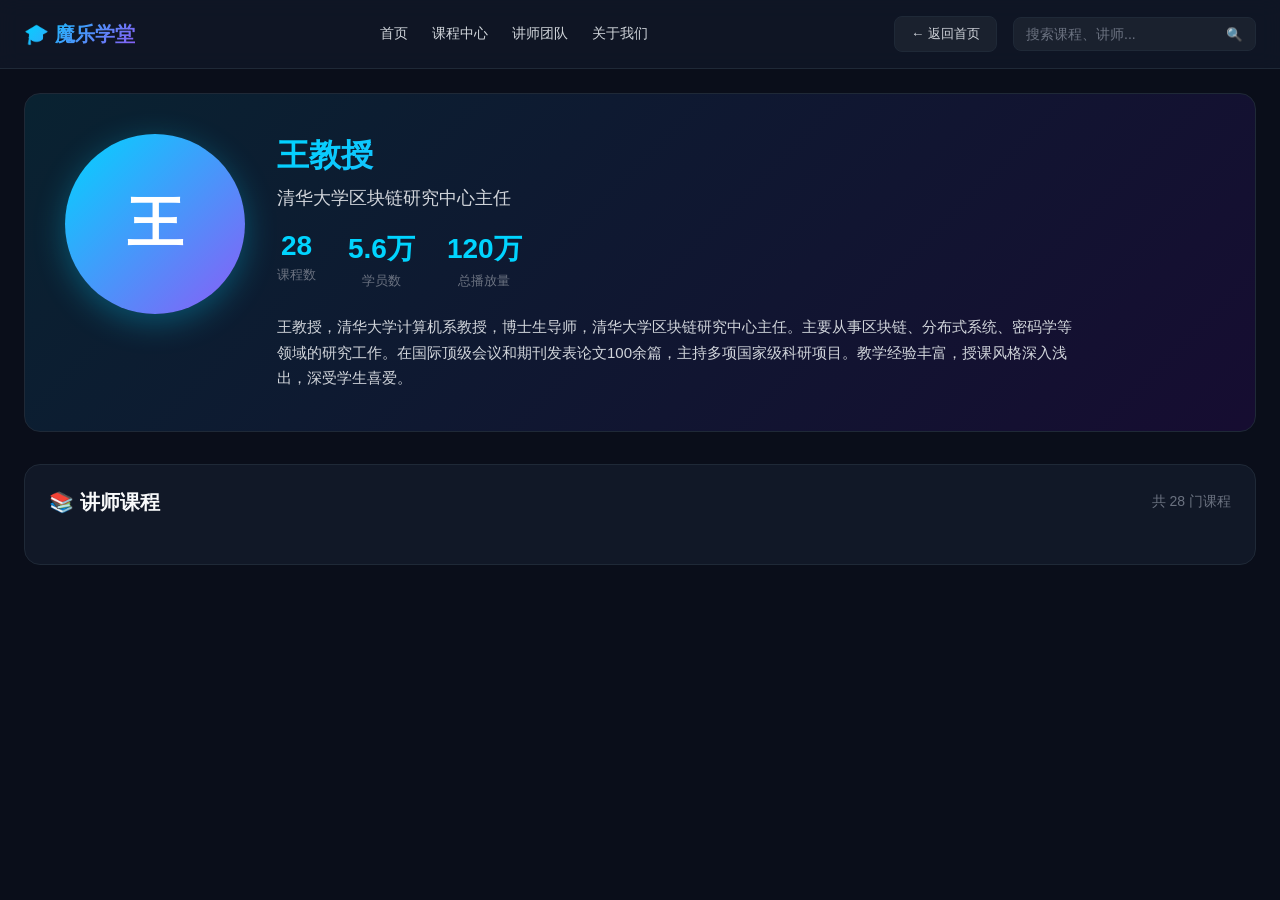
<file: instructor-detail.html>
<!DOCTYPE html>
<html lang="zh-CN">
<head>
    <meta charset="UTF-8">
    <meta name="viewport" content="width=device-width, initial-scale=1.0">
    <title>讲师详情 - 魔乐学堂</title>
    <style>
        :root {
            --dark-bg: #0a0e1a;
            --dark-card: #111827;
            --dark-border: #1f2937;
            --text-primary: #f9fafb;
            --text-secondary: #d1d5db;
            --text-muted: #6b7280;
            --primary-color: #00d4ff;
            --gradient-primary: linear-gradient(135deg, #00d4ff 0%, #8b5cf6 100%);
            --accent-color: #00ff88;
            --glow-primary: 0 4px 16px rgba(0, 212, 255, 0.3);
        }

        * {
            margin: 0;
            padding: 0;
            box-sizing: border-box;
        }

        body {
            font-family: -apple-system, BlinkMacSystemFont, 'Segoe UI', Roboto, 'Helvetica Neue', Arial, sans-serif;
            background: var(--dark-bg);
            color: var(--text-primary);
            min-height: 100vh;
        }

        /* Header */
        header {
            background: rgba(17, 24, 39, 0.8);
            backdrop-filter: blur(10px);
            border-bottom: 1px solid var(--dark-border);
            position: sticky;
            top: 0;
            z-index: 100;
        }

        .header-content {
            max-width: 1400px;
            margin: 0 auto;
            padding: 16px 24px;
            display: flex;
            justify-content: space-between;
            align-items: center;
        }

        .logo {
            font-size: 20px;
            font-weight: 700;
            background: var(--gradient-primary);
            -webkit-background-clip: text;
            -webkit-text-fill-color: transparent;
            background-clip: text;
        }

        .nav-links {
            display: flex;
            gap: 24px;
        }

        .nav-links a {
            color: var(--text-secondary);
            text-decoration: none;
            font-size: 14px;
            transition: color 0.3s;
        }

        .nav-links a:hover {
            color: var(--primary-color);
        }

        .header-right {
            display: flex;
            align-items: center;
            gap: 16px;
        }

        .search-box {
            display: flex;
            background: rgba(255, 255, 255, 0.05);
            border: 1px solid var(--dark-border);
            border-radius: 8px;
            padding: 8px 12px;
        }

        .search-box input {
            background: transparent;
            border: none;
            color: var(--text-primary);
            font-size: 14px;
            width: 200px;
            outline: none;
        }

        .search-box input::placeholder {
            color: var(--text-muted);
        }

        .search-btn {
            background: none;
            border: none;
            color: var(--text-muted);
            cursor: pointer;
        }

        .back-btn {
            background: rgba(255, 255, 255, 0.05);
            border: 1px solid var(--dark-border);
            color: var(--text-secondary);
            padding: 8px 16px;
            border-radius: 8px;
            cursor: pointer;
            transition: all 0.3s;
        }

        .back-btn:hover {
            background: rgba(0, 212, 255, 0.1);
            border-color: var(--primary-color);
            color: var(--primary-color);
        }

        /* Main Content */
        main {
            max-width: 1400px;
            margin: 0 auto;
            padding: 24px;
        }

        /* Instructor Header */
        .instructor-header {
            background: linear-gradient(135deg, rgba(0, 212, 255, 0.1) 0%, rgba(128, 0, 255, 0.1) 100%);
            border-radius: 16px;
            border: 1px solid var(--dark-border);
            padding: 40px;
            display: flex;
            gap: 32px;
            margin-bottom: 32px;
        }

        .instructor-avatar-large {
            width: 180px;
            height: 180px;
            background: var(--gradient-primary);
            border-radius: 50%;
            display: flex;
            align-items: center;
            justify-content: center;
            color: #fff;
            font-weight: 700;
            font-size: 56px;
            flex-shrink: 0;
            box-shadow: 0 8px 32px rgba(0, 212, 255, 0.3);
        }

        .instructor-info {
            flex: 1;
        }

        .instructor-name {
            font-size: 32px;
            font-weight: 700;
            margin-bottom: 8px;
            background: var(--gradient-primary);
            -webkit-background-clip: text;
            -webkit-text-fill-color: transparent;
            background-clip: text;
        }

        .instructor-title {
            font-size: 18px;
            color: var(--text-secondary);
            margin-bottom: 20px;
        }

        .instructor-stats {
            display: flex;
            gap: 32px;
            margin-bottom: 24px;
        }

        .stat-item {
            text-align: center;
        }

        .stat-value {
            font-size: 28px;
            font-weight: 700;
            color: var(--primary-color);
        }

        .stat-label {
            font-size: 13px;
            color: var(--text-muted);
            margin-top: 4px;
        }

        .instructor-bio {
            color: var(--text-secondary);
            font-size: 15px;
            line-height: 1.7;
            max-width: 800px;
        }

        /* Courses Section */
        .courses-section {
            background: var(--dark-card);
            border-radius: 16px;
            border: 1px solid var(--dark-border);
            padding: 24px;
        }

        .section-header {
            display: flex;
            justify-content: space-between;
            align-items: center;
            margin-bottom: 24px;
        }

        .section-title {
            font-size: 20px;
            font-weight: 600;
            color: var(--text-primary);
        }

        .course-count {
            color: var(--text-muted);
            font-size: 14px;
        }

        .course-grid {
            display: grid;
            grid-template-columns: repeat(auto-fill, minmax(320px, 1fr));
            gap: 20px;
        }

        .course-card {
            background: rgba(0, 0, 0, 0.2);
            border-radius: 12px;
            overflow: hidden;
            cursor: pointer;
            transition: all 0.3s;
            border: 1px solid transparent;
        }

        .course-card:hover {
            transform: translateY(-4px);
            border-color: var(--primary-color);
            box-shadow: 0 8px 24px rgba(0, 212, 255, 0.2);
        }

        .course-cover {
            width: 100%;
            height: 160px;
            overflow: hidden;
            position: relative;
        }

        .course-cover img {
            width: 100%;
            height: 100%;
            object-fit: cover;
        }

        .course-badge {
            position: absolute;
            top: 12px;
            left: 12px;
            background: rgba(0, 0, 0, 0.7);
            backdrop-filter: blur(4px);
            padding: 6px 12px;
            border-radius: 6px;
            font-size: 11px;
            font-weight: 500;
            color: #fff;
        }

        .course-info {
            padding: 16px;
        }

        .course-info h3 {
            font-size: 15px;
            font-weight: 600;
            margin-bottom: 12px;
            line-height: 1.4;
            color: var(--text-primary);
        }

        .course-meta {
            display: flex;
            gap: 12px;
            margin-bottom: 12px;
        }

        .meta-tag {
            padding: 4px 10px;
            border-radius: 4px;
            font-size: 11px;
            font-weight: 500;
        }

        .meta-tag.difficulty {
            background: var(--gradient-primary);
            color: #fff;
        }

        .meta-tag.duration {
            background: rgba(255, 255, 255, 0.1);
            color: var(--text-secondary);
        }

        .course-footer {
            display: flex;
            justify-content: space-between;
            align-items: center;
            color: var(--text-muted);
            font-size: 12px;
        }

        .course-students {
            display: flex;
            align-items: center;
            gap: 4px;
        }

        .course-rating {
            display: flex;
            align-items: center;
            gap: 4px;
        }

        /* Responsive */
        @media (max-width: 768px) {
            .instructor-header {
                flex-direction: column;
                text-align: center;
            }
            
            .instructor-avatar-large {
                margin: 0 auto;
            }
            
            .instructor-stats {
                justify-content: center;
            }
            
            .course-grid {
                grid-template-columns: 1fr;
            }
        }
    </style>
</head>
<body>
    <header>
        <div class="header-content">
            <div class="logo">🎓 魔乐学堂</div>
            <nav class="nav-links">
                <a href="index.html">首页</a>
                <a href="#">课程中心</a>
                <a href="#">讲师团队</a>
                <a href="#">关于我们</a>
            </nav>
            <div class="header-right">
                <button class="back-btn" onclick="goBack()">← 返回首页</button>
                <div class="search-box">
                    <input type="text" placeholder="搜索课程、讲师...">
                    <button class="search-btn">🔍</button>
                </div>
            </div>
        </div>
    </header>

    <main>
        <!-- Instructor Header -->
        <div class="instructor-header">
            <div class="instructor-avatar-large" id="instructorAvatar">王</div>
            <div class="instructor-info">
                <h1 class="instructor-name" id="instructorName">王教授</h1>
                <div class="instructor-title" id="instructorTitle">清华大学区块链研究中心主任</div>
                <div class="instructor-stats">
                    <div class="stat-item">
                        <div class="stat-value" id="courseCount">28</div>
                        <div class="stat-label">课程数</div>
                    </div>
                    <div class="stat-item">
                        <div class="stat-value" id="studentCount">5.6万</div>
                        <div class="stat-label">学员数</div>
                    </div>
                    <div class="stat-item">
                        <div class="stat-value" id="totalViews">120万</div>
                        <div class="stat-label">总播放量</div>
                    </div>
                </div>
                <div class="instructor-bio" id="instructorBio">
                    王教授，清华大学计算机系教授，博士生导师，清华大学区块链研究中心主任。主要从事区块链、分布式系统、密码学等领域的研究工作。在国际顶级会议和期刊发表论文100余篇，主持多项国家级科研项目。教学经验丰富，授课风格深入浅出，深受学生喜爱。
                </div>
            </div>
        </div>

        <!-- Courses Section -->
        <div class="courses-section">
            <div class="section-header">
                <h2 class="section-title">📚 讲师课程</h2>
                <span class="course-count">共 <span id="totalCourses">28</span> 门课程</span>
            </div>
            <div class="course-grid" id="courseGrid">
                <!-- Courses will be populated dynamically -->
            </div>
        </div>
    </main>

    <script>
        // 讲师数据
        const instructors = {
            '王教授': {
                name: '王教授',
                title: '清华大学区块链研究中心主任',
                bio: '王教授，清华大学计算机系教授，博士生导师，清华大学区块链研究中心主任。主要从事区块链、分布式系统、密码学等领域的研究工作。在国际顶级会议和期刊发表论文100余篇，主持多项国家级科研项目。教学经验丰富，授课风格深入浅出，深受学生喜爱。',
                courses: 28,
                students: '5.6万',
                totalViews: '120万',
                courseList: [
                    { title: '科技创造未来 区块链技术创新高端峰会论坛', difficulty: '中级难度', duration: '2小时', students: '1500', rating: 4.9, cover: 'https://images.unsplash.com/photo-1526374965328-7f61d4dc18c5?w=640&h=360&fit=crop' },
                    { title: '区块链技术原理与应用', difficulty: '进阶级', duration: '8小时', students: '3200', rating: 4.8, cover: 'https://images.unsplash.com/photo-1639762681485-074b7f938ba0?w=640&h=360&fit=crop' },
                    { title: '智能合约开发实战', difficulty: '高级难度', duration: '12小时', students: '2100', rating: 4.9, cover: 'https://images.unsplash.com/photo-1639322537228-f710d846310a?w=640&h=360&fit=crop' },
                    { title: '去中心化应用(DApp)开发', difficulty: '高级难度', duration: '10小时', students: '1800', rating: 4.7, cover: 'https://images.unsplash.com/photo-1620321023374-d1a68fddadb3?w=640&h=360&fit=crop' },
                    { title: '密码学基础', difficulty: '中级难度', duration: '6小时', students: '2800', rating: 4.8, cover: 'https://images.unsplash.com/photo-1558494949-ef010cbdcc31?w=640&h=360&fit=crop' },
                    { title: '分布式系统设计', difficulty: '进阶级', duration: '15小时', students: '1500', rating: 4.9, cover: 'https://images.unsplash.com/photo-1558494949-ef010cbdcc31?w=640&h=360&fit=crop' }
                ]
            },
            '李明': {
                name: '李明',
                title: '阿里巴巴达摩院算法专家',
                bio: '李明，阿里巴巴达摩院算法专家，专注于多模态学习和计算机视觉领域。在CVPR、ICCV、ECCV等顶级会议发表多篇论文，主导开发了多个视觉语言模型。具有丰富的工业界实践经验，擅长将前沿算法应用到实际产品中。',
                courses: 15,
                students: '3.2万',
                totalViews: '85万',
                courseList: [
                    { title: 'Qwen2.5-VL 视觉语言模型实战教程', difficulty: '高级难度', duration: '5小时', students: '2800', rating: 4.8, cover: 'https://images.unsplash.com/photo-1677442136019-21780ecad903?w=640&h=360&fit=crop' },
                    { title: '计算机视觉基础', difficulty: '入门级', duration: '10小时', students: '4500', rating: 4.9, cover: 'https://images.unsplash.com/photo-1558494949-ef010cbdcc31?w=640&h=360&fit=crop' },
                    { title: '深度学习与图像识别', difficulty: '中级难度', duration: '12小时', students: '3200', rating: 4.8, cover: 'https://images.unsplash.com/photo-1558494949-ef010cbdcc31?w=640&h=360&fit=crop' }
                ]
            },
            '元河': {
                name: '元河',
                title: '北京大学人工智能研究院研究员',
                bio: '元河，北京大学人工智能研究院研究员，博士生导师。主要研究方向为深度学习、神经网络、强化学习等。在NeurIPS、ICML、ICLR等顶级会议发表多篇论文，主持多项国家级科研项目。教学经验丰富，善于将复杂概念简单化。',
                courses: 22,
                students: '4.8万',
                totalViews: '150万',
                courseList: [
                    { title: '深度学习基础：神经网络入门到实践', difficulty: '入门级', duration: '4小时', students: '4200', rating: 4.9, cover: 'https://images.unsplash.com/photo-1677442136019-21780ecad903?w=640&h=360&fit=crop' },
                    { title: '强化学习入门与实践', difficulty: '中级难度', duration: '8小时', students: '3500', rating: 4.8, cover: 'https://images.unsplash.com/photo-1558494949-ef010cbdcc31?w=640&h=360&fit=crop' },
                    { title: '深度学习进阶：高级神经网络', difficulty: '进阶级', duration: '15小时', students: '2100', rating: 4.9, cover: 'https://images.unsplash.com/photo-1677442136019-21780ecad903?w=640&h=360&fit=crop' }
                ]
            },
            '历波': {
                name: '历波',
                title: '中科院自动化所研究员',
                bio: '历波，中科院自动化所研究员，博士生导师。主要研究方向为自然语言处理、大语言模型、机器翻译等。在ACL、EMNLP、NAACL等顶级会议发表多篇论文，参与多个国家级重点项目。对Transformer架构有深入研究，是该领域的知名专家。',
                courses: 18,
                students: '2.9万',
                totalViews: '95万',
                courseList: [
                    { title: '自然语言处理进阶：Transformer架构详解', difficulty: '进阶级', duration: '6小时', students: '1800', rating: 4.8, cover: 'https://images.unsplash.com/photo-1677442136019-21780ecad903?w=640&h=360&fit=crop' },
                    { title: '大语言模型原理与应用', difficulty: '高级难度', duration: '10小时', students: '2500', rating: 4.9, cover: 'https://images.unsplash.com/photo-1677442136019-21780ecad903?w=640&h=360&fit=crop' },
                    { title: '机器翻译技术详解', difficulty: '中级难度', duration: '8小时', students: '1900', rating: 4.7, cover: 'https://images.unsplash.com/photo-1558494949-ef010cbdcc31?w=640&h=360&fit=crop' }
                ]
            },
            '陶馨璧': {
                name: '陶馨璧',
                title: '上海交通大学计算机系教授',
                bio: '陶馨璧，上海交通大学计算机系教授，博士生导师。主要研究方向为多模态学习、计算机视觉、自然语言处理等。在CVPR、ICCV、ACL等顶级会议发表多篇论文，主持多项国家级科研项目。对多模态融合技术有深入研究，是该领域的知名专家。',
                courses: 12,
                students: '1.8万',
                totalViews: '65万',
                courseList: [
                    { title: '多模态学习：视觉与语言的融合', difficulty: '大师级', duration: '8小时', students: '1200', rating: 4.9, cover: 'https://images.unsplash.com/photo-1677442136019-21780ecad903?w=640&h=360&fit=crop' },
                    { title: '计算机视觉前沿技术', difficulty: '高级难度', duration: '12小时', students: '1500', rating: 4.8, cover: 'https://images.unsplash.com/photo-1558494949-ef010cbdcc31?w=640&h=360&fit=crop' }
                ]
            },
            '张华': {
                name: '张华',
                title: '复旦大学数据科学与大数据研究院研究员',
                bio: '张华，复旦大学数据科学与大数据研究院研究员。主要研究方向为数据挖掘、自然语言处理、数据集构建等。在KDD、WWW、ACL等顶级会议发表多篇论文，参与多个国家级重点项目。对中文数据集构建有丰富经验。',
                courses: 8,
                students: '9500',
                totalViews: '35万',
                courseList: [
                    { title: 'SmolTalk Chinese 数据集构建与应用', difficulty: '初级难度', duration: '1.5小时', students: '950', rating: 4.7, cover: 'https://images.unsplash.com/photo-1560472354-b33ff0c44a43?w=640&h=360&fit=crop' },
                    { title: '数据清洗与预处理', difficulty: '入门级', duration: '4小时', students: '1200', rating: 4.8, cover: 'https://images.unsplash.com/photo-1558494949-ef010cbdcc31?w=640&h=360&fit=crop' }
                ]
            }
        };

        // 获取URL参数
        function getUrlParam(name) {
            const params = new URLSearchParams(window.location.search);
            return params.get(name);
        }

        // 渲染讲师课程
        function renderInstructorCourses(courses) {
            const courseGrid = document.getElementById('courseGrid');
            courseGrid.innerHTML = courses.map(course => {
                const courseKey = course.title.toLowerCase().replace(/[\s\-\:\(\)]+/g, '');
                return `
                <div class="course-card" onclick="goToCourse('${courseKey}')">
                    <div class="course-cover">
                        <img src="${course.cover}" alt="${course.title}">
                        <div class="course-badge">📺 ${course.duration}</div>
                    </div>
                    <div class="course-info">
                        <h3>${course.title}</h3>
                        <div class="course-meta">
                            <span class="meta-tag difficulty">${course.difficulty}</span>
                            <span class="meta-tag duration">⏱ ${course.duration}</span>
                        </div>
                        <div class="course-footer">
                            <span class="course-students">👥 ${course.students}</span>
                            <span class="course-rating">⭐ ${course.rating}</span>
                        </div>
                    </div>
                </div>
                `;
            }).join('');
        }

        // 跳转到课程详情
        function goToCourse(courseKey) {
            window.location.href = 'course-detail.html?course=' + encodeURIComponent(courseKey);
        }

        // 返回首页
        function goBack() {
            window.location.href = 'index.html';
        }

        // 页面加载时初始化
        document.addEventListener('DOMContentLoaded', () => {
            const instructorName = getUrlParam('instructor');
            
            if (instructorName && instructors[instructorName]) {
                const instructor = instructors[instructorName];
                
                // 更新讲师信息
                document.getElementById('instructorAvatar').textContent = instructor.name.charAt(0);
                document.getElementById('instructorName').textContent = instructor.name;
                document.getElementById('instructorTitle').textContent = instructor.title;
                document.getElementById('instructorBio').textContent = instructor.bio;
                document.getElementById('courseCount').textContent = instructor.courses;
                document.getElementById('studentCount').textContent = instructor.students;
                document.getElementById('totalViews').textContent = instructor.totalViews;
                document.getElementById('totalCourses').textContent = instructor.courses;

                // 渲染讲师课程
                renderInstructorCourses(instructor.courseList);
            }
        });
    </script>
</body>
</html>
</file>
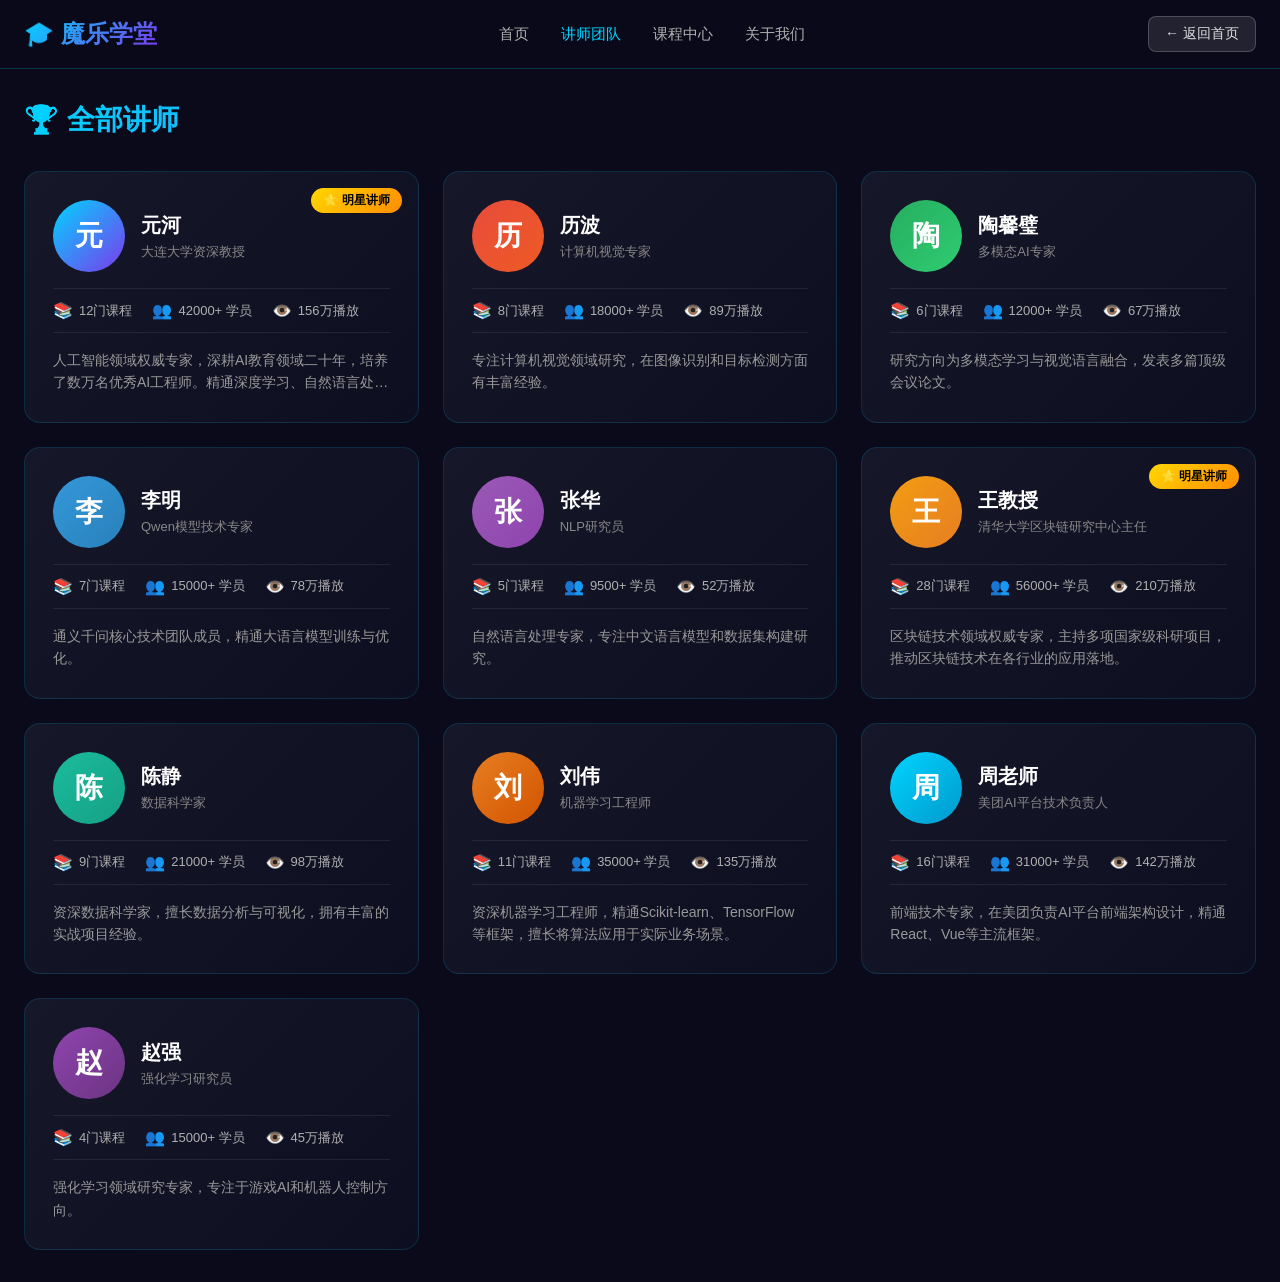
<file: instructors.html>
<!DOCTYPE html>
<html lang="zh-CN">
<head>
    <meta charset="UTF-8">
    <meta name="viewport" content="width=device-width, initial-scale=1.0">
    <title>全部讲师 - 魔乐学堂</title>
    <style>
        * {
            margin: 0;
            padding: 0;
            box-sizing: border-box;
        }

        body {
            font-family: -apple-system, BlinkMacSystemFont, 'Segoe UI', Roboto, sans-serif;
            background: #0a0a1a;
            color: #e0e0e0;
            min-height: 100vh;
        }

        /* Header */
        header {
            background: rgba(10, 10, 26, 0.95);
            border-bottom: 1px solid rgba(0, 212, 255, 0.2);
            padding: 16px 0;
            position: sticky;
            top: 0;
            z-index: 100;
            backdrop-filter: blur(10px);
        }

        .header-content {
            max-width: 1400px;
            margin: 0 auto;
            padding: 0 24px;
            display: flex;
            justify-content: space-between;
            align-items: center;
        }

        .logo {
            font-size: 24px;
            font-weight: 700;
            background: linear-gradient(135deg, #00d4ff, #7c3aed);
            -webkit-background-clip: text;
            -webkit-text-fill-color: transparent;
        }

        .nav-links {
            display: flex;
            gap: 32px;
        }

        .nav-links a {
            color: #b0b0b0;
            text-decoration: none;
            font-size: 15px;
            transition: color 0.3s;
        }

        .nav-links a:hover,
        .nav-links a.active {
            color: #00d4ff;
        }

        .back-btn {
            background: rgba(255, 255, 255, 0.1);
            border: 1px solid rgba(255, 255, 255, 0.2);
            color: #e0e0e0;
            padding: 8px 16px;
            border-radius: 8px;
            cursor: pointer;
            font-size: 14px;
            transition: all 0.3s;
        }

        .back-btn:hover {
            background: rgba(0, 212, 255, 0.1);
            border-color: rgba(0, 212, 255, 0.3);
        }

        /* Main Content */
        main {
            max-width: 1400px;
            margin: 0 auto;
            padding: 32px 24px;
        }

        .page-title {
            font-size: 28px;
            font-weight: 700;
            margin-bottom: 32px;
            background: linear-gradient(135deg, #00d4ff, #7c3aed);
            -webkit-background-clip: text;
            -webkit-text-fill-color: transparent;
        }

        /* Instructor Grid */
        .instructor-grid {
            display: grid;
            grid-template-columns: repeat(auto-fill, minmax(320px, 1fr));
            gap: 24px;
        }

        .instructor-card {
            background: linear-gradient(135deg, rgba(26, 26, 46, 0.8) 0%, rgba(15, 15, 35, 0.8) 100%);
            border: 1px solid rgba(0, 212, 255, 0.15);
            border-radius: 16px;
            padding: 28px;
            cursor: pointer;
            transition: all 0.3s;
            position: relative;
            overflow: hidden;
        }

        .instructor-card::before {
            content: '';
            position: absolute;
            top: 0;
            left: 0;
            right: 0;
            height: 4px;
            background: linear-gradient(90deg, #00d4ff, #7c3aed);
            opacity: 0;
            transition: opacity 0.3s;
        }

        .instructor-card:hover {
            transform: translateY(-6px);
            border-color: rgba(0, 212, 255, 0.4);
            box-shadow: 0 12px 40px rgba(0, 212, 255, 0.15);
        }

        .instructor-card:hover::before {
            opacity: 1;
        }

        .instructor-header {
            display: flex;
            align-items: center;
            gap: 16px;
            margin-bottom: 16px;
        }

        .instructor-avatar {
            width: 72px;
            height: 72px;
            border-radius: 50%;
            display: flex;
            align-items: center;
            justify-content: center;
            font-size: 28px;
            font-weight: 700;
            color: #fff;
            flex-shrink: 0;
        }

        .instructor-meta {
            flex: 1;
        }

        .instructor-name {
            font-size: 20px;
            font-weight: 600;
            color: #fff;
            margin-bottom: 4px;
        }

        .instructor-title {
            font-size: 13px;
            color: #888;
        }

        .instructor-badges {
            display: flex;
            gap: 8px;
            margin-bottom: 16px;
            flex-wrap: wrap;
        }

        .instructor-badge {
            background: rgba(0, 212, 255, 0.1);
            border: 1px solid rgba(0, 212, 255, 0.3);
            color: #00d4ff;
            padding: 4px 10px;
            border-radius: 20px;
            font-size: 12px;
            font-weight: 500;
        }

        .instructor-stats {
            display: flex;
            gap: 20px;
            margin-bottom: 16px;
            padding: 12px 0;
            border-top: 1px solid rgba(255, 255, 255, 0.08);
            border-bottom: 1px solid rgba(255, 255, 255, 0.08);
        }

        .stat-item {
            display: flex;
            align-items: center;
            gap: 6px;
            font-size: 13px;
            color: #b0b0b0;
        }

        .stat-item span:first-child {
            font-size: 16px;
        }

        .instructor-desc {
            font-size: 14px;
            color: #999;
            line-height: 1.6;
            display: -webkit-box;
            -webkit-line-clamp: 2;
            -webkit-box-orient: vertical;
            overflow: hidden;
        }

        .star-badge {
            position: absolute;
            top: 16px;
            right: 16px;
            background: linear-gradient(135deg, #ffd700, #ff8c00);
            color: #000;
            padding: 4px 12px;
            border-radius: 20px;
            font-size: 12px;
            font-weight: 600;
        }

        @media (max-width: 768px) {
            .instructor-grid {
                grid-template-columns: 1fr;
            }

            .instructor-card {
                padding: 20px;
            }

            .instructor-avatar {
                width: 56px;
                height: 56px;
                font-size: 22px;
            }
        }
    </style>
</head>
<body>
    <header>
        <div class="header-content">
            <div class="logo">🎓 魔乐学堂</div>
            <nav class="nav-links">
                <a href="index.html">首页</a>
                <a href="instructors.html" class="active">讲师团队</a>
                <a href="#">课程中心</a>
                <a href="#">关于我们</a>
            </nav>
            <button class="back-btn" onclick="window.location.href='index.html'">← 返回首页</button>
        </div>
    </header>

    <main>
        <h1 class="page-title">🏆 全部讲师</h1>
        <div class="instructor-grid" id="instructorGrid"></div>
    </main>

    <script>
        const instructors = [
            {
                name: '元河',
                title: '大连大学资深教授',
                avatar: '元',
                gradient: 'linear-gradient(135deg, #00d4ff 0%, #7c3aed 100%)',
                courses: 12,
                students: '42000+',
                views: '156万',
                badges: ['明星讲师', '深度学习'],
                desc: '人工智能领域权威专家，深耕AI教育领域二十年，培养了数万名优秀AI工程师。精通深度学习、自然语言处理等前沿技术。',
                isStar: true
            },
            {
                name: '历波',
                title: '计算机视觉专家',
                avatar: '历',
                gradient: 'linear-gradient(135deg, #E74C3C 0%, #ee5a24 100%)',
                courses: 8,
                students: '18000+',
                views: '89万',
                badges: ['计算机视觉', '图像处理'],
                desc: '专注计算机视觉领域研究，在图像识别和目标检测方面有丰富经验。',
                isStar: false
            },
            {
                name: '陶馨璧',
                title: '多模态AI专家',
                avatar: '陶',
                gradient: 'linear-gradient(135deg, #27AE60 0%, #2ecc71 100%)',
                courses: 6,
                students: '12000+',
                views: '67万',
                badges: ['多模态', '视觉语言'],
                desc: '研究方向为多模态学习与视觉语言融合，发表多篇顶级会议论文。',
                isStar: false
            },
            {
                name: '李明',
                title: 'Qwen模型技术专家',
                avatar: '李',
                gradient: 'linear-gradient(135deg, #3498DB 0%, #2980b9 100%)',
                courses: 7,
                students: '15000+',
                views: '78万',
                badges: ['大模型', 'Qwen'],
                desc: '通义千问核心技术团队成员，精通大语言模型训练与优化。',
                isStar: false
            },
            {
                name: '张华',
                title: 'NLP研究员',
                avatar: '张',
                gradient: 'linear-gradient(135deg, #9B59B6 0%, #8e44ad 100%)',
                courses: 5,
                students: '9500+',
                views: '52万',
                badges: ['NLP', '文本处理'],
                desc: '自然语言处理专家，专注中文语言模型和数据集构建研究。',
                isStar: false
            },
            {
                name: '王教授',
                title: '清华大学区块链研究中心主任',
                avatar: '王',
                gradient: 'linear-gradient(135deg, #F39C12 0%, #e67e22 100%)',
                courses: 28,
                students: '56000+',
                views: '210万',
                badges: ['区块链', 'Web3'],
                desc: '区块链技术领域权威专家，主持多项国家级科研项目，推动区块链技术在各行业的应用落地。',
                isStar: true
            },
            {
                name: '陈静',
                title: '数据科学家',
                avatar: '陈',
                gradient: 'linear-gradient(135deg, #1ABC9C 0%, #16a085 100%)',
                courses: 9,
                students: '21000+',
                views: '98万',
                badges: ['数据分析', 'Python'],
                desc: '资深数据科学家，擅长数据分析与可视化，拥有丰富的实战项目经验。',
                isStar: false
            },
            {
                name: '刘伟',
                title: '机器学习工程师',
                avatar: '刘',
                gradient: 'linear-gradient(135deg, #E67E22 0%, #d35400 100%)',
                courses: 11,
                students: '35000+',
                views: '135万',
                badges: ['机器学习', 'Python'],
                desc: '资深机器学习工程师，精通Scikit-learn、TensorFlow等框架，擅长将算法应用于实际业务场景。',
                isStar: false
            },
            {
                name: '周老师',
                title: '美团AI平台技术负责人',
                avatar: '周',
                gradient: 'linear-gradient(135deg, #00d4ff 0%, #0099cc 100%)',
                courses: 16,
                students: '31000+',
                views: '142万',
                desc: '前端技术专家，在美团负责AI平台前端架构设计，精通React、Vue等主流框架。',
                isStar: false
            },
            {
                name: '赵强',
                title: '强化学习研究员',
                avatar: '赵',
                gradient: 'linear-gradient(135deg, #8E44AD 0%, #6c3483 100%)',
                courses: 4,
                students: '15000+',
                views: '45万',
                desc: '强化学习领域研究专家，专注于游戏AI和机器人控制方向。',
                isStar: false
            }
        ];

        function renderInstructors() {
            const grid = document.getElementById('instructorGrid');
            grid.innerHTML = instructors.map(instructor => `
                <div class="instructor-card" onclick="goToInstructor('${instructor.name}')">
                    ${instructor.isStar ? '<div class="star-badge">⭐ 明星讲师</div>' : ''}
                    <div class="instructor-header">
                        <div class="instructor-avatar" style="background: ${instructor.gradient};">${instructor.avatar}</div>
                        <div class="instructor-meta">
                            <div class="instructor-name">${instructor.name}</div>
                            <div class="instructor-title">${instructor.title}</div>
                        </div>
                    </div>
                    <div class="instructor-stats">
                        <div class="stat-item"><span>📚</span> ${instructor.courses}门课程</div>
                        <div class="stat-item"><span>👥</span> ${instructor.students} 学员</div>
                        <div class="stat-item"><span>👁️</span> ${instructor.views}播放</div>
                    </div>
                    <p class="instructor-desc">${instructor.desc}</p>
                </div>
            `).join('');
        }

        function goToInstructor(name) {
            window.location.href = 'instructor-detail.html?instructor=' + encodeURIComponent(name);
        }

        renderInstructors();
    </script>
</body>
</html>
</file>
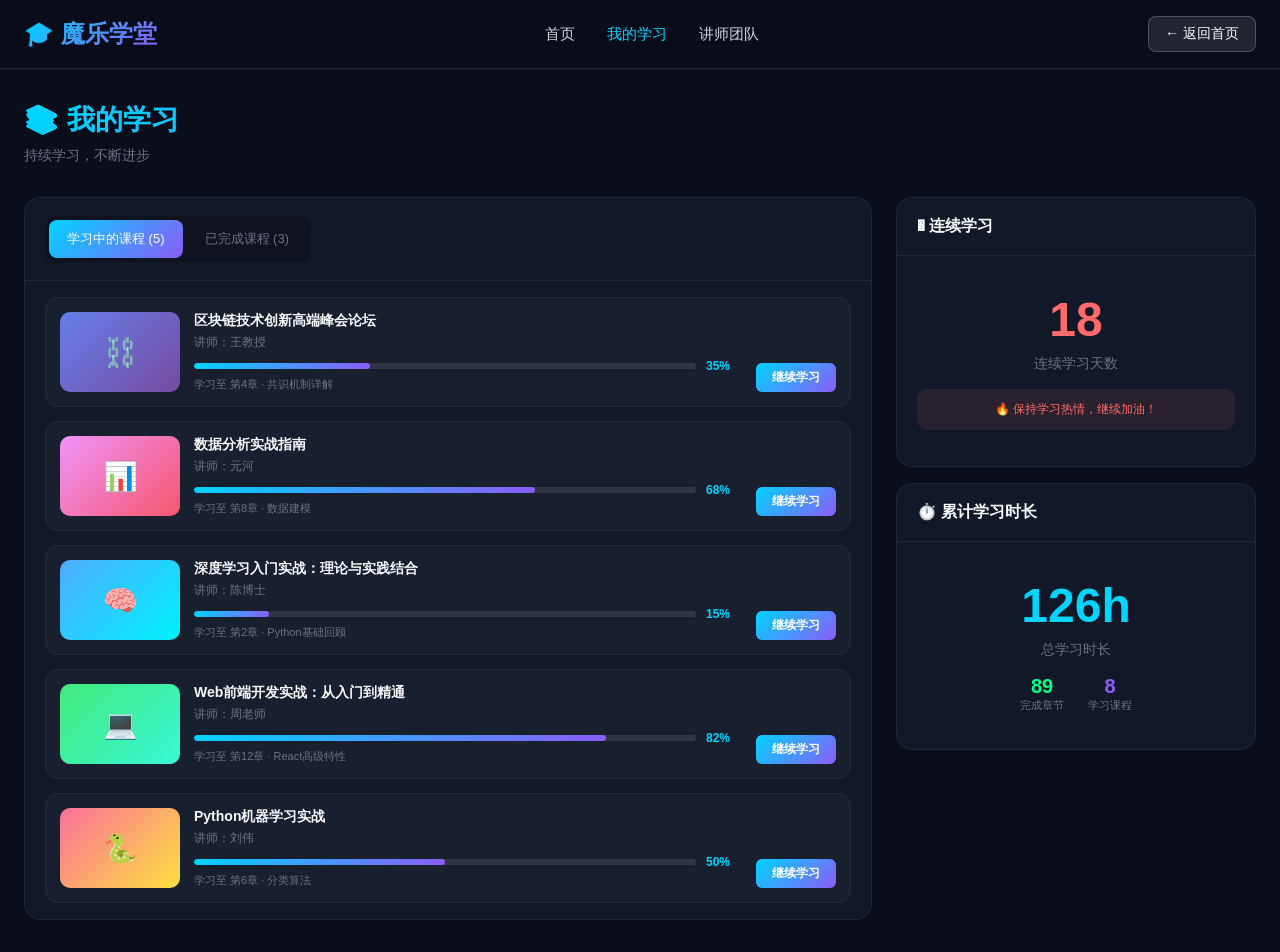
<file: my-learning.html>
<!DOCTYPE html>
<html lang="zh-CN">
<head>
    <meta charset="UTF-8">
    <meta name="viewport" content="width=device-width, initial-scale=1.0">
    <title>我的学习 - 魔乐学堂</title>
    <style>
        :root {
            --dark-bg: #0a0e1a;
            --dark-card: #111827;
            --dark-border: #1f2937;
            --text-primary: #f9fafb;
            --text-secondary: #d1d5db;
            --text-muted: #6b7280;
            --primary-color: #00d4ff;
            --gradient-primary: linear-gradient(135deg, #00d4ff 0%, #8b5cf6 100%);
            --accent-color: #00ff88;
            --danger-color: #f85149;
            --warning-color: #ffb347;
            --success-color: #00ff88;
        }

        * { margin: 0; padding: 0; box-sizing: border-box; }

        body {
            font-family: -apple-system, BlinkMacSystemFont, 'Segoe UI', Roboto, sans-serif;
            background: var(--dark-bg);
            color: var(--text-primary);
            min-height: 100vh;
        }

        header {
            background: rgba(10, 14, 26, 0.95);
            border-bottom: 1px solid var(--dark-border);
            padding: 16px 0;
            position: sticky;
            top: 0;
            z-index: 100;
            backdrop-filter: blur(10px);
        }

        .header-content {
            max-width: 1400px;
            margin: 0 auto;
            padding: 0 24px;
            display: flex;
            justify-content: space-between;
            align-items: center;
        }

        .logo {
            font-size: 24px;
            font-weight: 700;
            background: var(--gradient-primary);
            -webkit-background-clip: text;
            -webkit-text-fill-color: transparent;
            cursor: pointer;
        }

        .nav-links {
            display: flex;
            gap: 32px;
        }

        .nav-links a {
            color: var(--text-secondary);
            text-decoration: none;
            font-size: 15px;
            transition: color 0.3s;
        }

        .nav-links a:hover, .nav-links a.active {
            color: var(--primary-color);
        }

        .back-btn {
            background: rgba(255, 255, 255, 0.1);
            border: 1px solid rgba(255, 255, 255, 0.2);
            color: var(--text-primary);
            padding: 8px 16px;
            border-radius: 8px;
            cursor: pointer;
            font-size: 14px;
            transition: all 0.3s;
        }

        .back-btn:hover {
            background: rgba(0, 212, 255, 0.1);
            border-color: rgba(0, 212, 255, 0.3);
        }

        main {
            max-width: 1400px;
            margin: 0 auto;
            padding: 32px 24px;
        }

        .page-header {
            margin-bottom: 32px;
        }

        .page-title {
            font-size: 28px;
            font-weight: 700;
            background: var(--gradient-primary);
            -webkit-background-clip: text;
            -webkit-text-fill-color: transparent;
            margin-bottom: 8px;
        }

        .page-subtitle {
            font-size: 14px;
            color: var(--text-muted);
        }

        /* 内容网格布局 */
        .content-grid {
            display: grid;
            grid-template-columns: 1fr 360px;
            gap: 24px;
        }

        .section-card {
            background: var(--dark-card);
            border: 1px solid var(--dark-border);
            border-radius: 16px;
            overflow: hidden;
        }

        .section-header {
            display: flex;
            justify-content: space-between;
            align-items: center;
            padding: 18px 20px;
            border-bottom: 1px solid var(--dark-border);
        }

        .section-title {
            font-size: 16px;
            font-weight: 600;
            display: flex;
            align-items: center;
            gap: 8px;
        }

        .section-action {
            color: var(--primary-color);
            font-size: 13px;
            text-decoration: none;
            cursor: pointer;
            transition: opacity 0.3s;
        }

        .section-action:hover {
            opacity: 0.8;
        }

        .section-body {
            padding: 16px 20px;
        }

        /* Tab切换 */
        .tabs {
            display: flex;
            gap: 4px;
            background: rgba(0, 0, 0, 0.2);
            padding: 4px;
            border-radius: 10px;
        }

        .tab {
            padding: 10px 18px;
            border-radius: 8px;
            font-size: 13px;
            font-weight: 500;
            cursor: pointer;
            transition: all 0.3s;
            color: var(--text-muted);
            border: none;
            background: transparent;
        }

        .tab:hover {
            color: var(--text-primary);
        }

        .tab.active {
            background: var(--gradient-primary);
            color: #fff;
        }

        /* 在学课程卡片 */
        .course-list {
            display: flex;
            flex-direction: column;
            gap: 14px;
        }

        .course-item {
            display: flex;
            gap: 14px;
            padding: 14px;
            background: rgba(255, 255, 255, 0.03);
            border: 1px solid var(--dark-border);
            border-radius: 12px;
            cursor: pointer;
            transition: all 0.3s;
        }

        .course-item:hover {
            background: rgba(0, 212, 255, 0.05);
            border-color: rgba(0, 212, 255, 0.2);
            transform: translateX(4px);
        }

        .course-thumb {
            width: 120px;
            height: 80px;
            border-radius: 10px;
            overflow: hidden;
            flex-shrink: 0;
            position: relative;
        }

        .course-thumb img {
            width: 100%;
            height: 100%;
            object-fit: cover;
        }

        .course-thumb-placeholder {
            width: 100%;
            height: 100%;
            display: flex;
            align-items: center;
            justify-content: center;
            font-size: 28px;
        }

        .course-info {
            flex: 1;
            display: flex;
            flex-direction: column;
            justify-content: space-between;
        }

        .course-title-text {
            font-size: 14px;
            font-weight: 600;
            color: var(--text-primary);
            margin-bottom: 4px;
            display: -webkit-box;
            -webkit-line-clamp: 1;
            -webkit-box-orient: vertical;
            overflow: hidden;
        }

        .course-instructor-text {
            font-size: 12px;
            color: var(--text-muted);
            margin-bottom: 8px;
        }

        .course-progress-bar {
            display: flex;
            align-items: center;
            gap: 10px;
        }

        .progress-track {
            flex: 1;
            height: 6px;
            background: rgba(255, 255, 255, 0.1);
            border-radius: 3px;
            overflow: hidden;
        }

        .progress-fill {
            height: 100%;
            background: var(--gradient-primary);
            border-radius: 3px;
            transition: width 0.3s;
        }

        .progress-text {
            font-size: 12px;
            color: var(--primary-color);
            font-weight: 600;
            min-width: 36px;
        }

        .course-chapter {
            font-size: 11px;
            color: var(--text-muted);
            margin-top: 4px;
        }

        .course-action-btn {
            align-self: flex-end;
            padding: 6px 16px;
            background: var(--gradient-primary);
            border: none;
            border-radius: 6px;
            color: #fff;
            font-size: 12px;
            font-weight: 600;
            cursor: pointer;
            transition: all 0.3s;
        }

        .course-action-btn:hover {
            transform: translateY(-1px);
            box-shadow: 0 4px 12px rgba(0, 212, 255, 0.3);
        }

        /* 已完成课程 */
        .completed-item {
            display: flex;
            gap: 14px;
            padding: 14px;
            background: rgba(0, 255, 136, 0.03);
            border: 1px solid rgba(0, 255, 136, 0.15);
            border-radius: 12px;
            margin-bottom: 12px;
            transition: all 0.3s;
        }

        .completed-item:hover {
            background: rgba(0, 255, 136, 0.06);
        }

        .completed-badge {
            width: 24px;
            height: 24px;
            background: linear-gradient(135deg, #00ff88, #00d4ff);
            border-radius: 50%;
            display: flex;
            align-items: center;
            justify-content: center;
            font-size: 12px;
            flex-shrink: 0;
            align-self: center;
        }

        .completed-info {
            flex: 1;
        }

        .completed-title {
            font-size: 14px;
            font-weight: 500;
            margin-bottom: 4px;
        }

        .completed-meta {
            font-size: 12px;
            color: var(--text-muted);
        }

        .completed-cert {
            align-self: center;
            padding: 6px 14px;
            background: linear-gradient(135deg, #FFD700, #FFA500);
            border: none;
            border-radius: 6px;
            color: #1a1a2e;
            font-size: 11px;
            font-weight: 600;
            cursor: pointer;
            transition: all 0.3s;
        }

        .completed-cert:hover {
            transform: translateY(-1px);
            box-shadow: 0 4px 12px rgba(255, 215, 0, 0.4);
        }

        /* 空状态 */
        .empty-state {
            text-align: center;
            padding: 40px 20px;
        }

        .empty-icon {
            font-size: 48px;
            margin-bottom: 16px;
        }

        .empty-text {
            font-size: 14px;
            color: var(--text-muted);
            margin-bottom: 16px;
        }

        .empty-btn {
            padding: 10px 24px;
            background: var(--gradient-primary);
            border: none;
            border-radius: 8px;
            color: #fff;
            font-size: 14px;
            font-weight: 500;
            cursor: pointer;
            transition: all 0.3s;
        }

        .empty-btn:hover {
            transform: translateY(-2px);
            box-shadow: 0 6px 20px rgba(0, 212, 255, 0.3);
        }

        /* 响应式 */
        @media (max-width: 1024px) {
            .content-grid {
                grid-template-columns: 1fr;
            }
            .stats-grid {
                grid-template-columns: repeat(2, 1fr);
            }
        }

        @media (max-width: 768px) {
            .stats-grid {
                grid-template-columns: 1fr;
            }
            .course-item {
                flex-direction: column;
            }
            .course-thumb {
                width: 100%;
                height: 140px;
            }
            .achievement-grid {
                grid-template-columns: 1fr;
            }
        }
    </style>
</head>
<body>
    <header>
        <div class="header-content">
            <div class="logo" onclick="window.location.href='index.html'">🎓 魔乐学堂</div>
            <nav class="nav-links">
                <a href="index.html">首页</a>
                <a href="#" class="active">我的学习</a>
                <a href="instructors.html">讲师团队</a>
            </nav>
            <div>
                <button class="back-btn" onclick="window.location.href='index.html'">← 返回首页</button>
            </div>
        </div>
    </header>

    <main>
        <div class="page-header">
            <h1 class="page-title">📚 我的学习</h1>
            <p class="page-subtitle">持续学习，不断进步</p>
        </div>

        <!-- 主内容区 -->
        <div class="content-grid">
            <!-- 左侧：课程列表 -->
            <div class="left-column">
                <div class="section-card">
                    <div class="section-header">
                        <div class="tabs">
                            <button class="tab active" onclick="switchCourseTab('learning')">学习中的课程 (5)</button>
                            <button class="tab" onclick="switchCourseTab('completed')">已完成课程 (3)</button>
                        </div>
                        <!-- <span class="section-action">共 8 门</span> -->
                    </div>
                    <div class="section-body">
                        
                        <!-- 学习中的课程 -->
                        <div class="course-list" id="learningCourses">
                            <!-- 课程1 -->
                            <div class="course-item" onclick="goToCourse('区块链技术创新高端峰会论坛')">
                                <div class="course-thumb">
                                    <div class="course-thumb-placeholder" style="background: linear-gradient(135deg, #667eea 0%, #764ba2 100%);">⛓️</div>
                                </div>
                                <div class="course-info">
                                    <div>
                                        <div class="course-title-text">区块链技术创新高端峰会论坛</div>
                                        <div class="course-instructor-text">讲师：王教授</div>
                                    </div>
                                    <div>
                                        <div class="course-progress-bar">
                                            <div class="progress-track">
                                                <div class="progress-fill" style="width: 35%;"></div>
                                            </div>
                                            <span class="progress-text">35%</span>
                                        </div>
                                        <div class="course-chapter">学习至 第4章 · 共识机制详解</div>
                                    </div>
                                </div>
                                <button class="course-action-btn" onclick="event.stopPropagation(); goToCourse('区块链技术创新高端峰会论坛')">继续学习</button>
                            </div>

                            <!-- 课程2 -->
                            <div class="course-item" onclick="goToCourse('data-analysis')">
                                <div class="course-thumb">
                                    <div class="course-thumb-placeholder" style="background: linear-gradient(135deg, #f093fb 0%, #f5576c 100%);">📊</div>
                                </div>
                                <div class="course-info">
                                    <div>
                                        <div class="course-title-text">数据分析实战指南</div>
                                        <div class="course-instructor-text">讲师：元河</div>
                                    </div>
                                    <div>
                                        <div class="course-progress-bar">
                                            <div class="progress-track">
                                                <div class="progress-fill" style="width: 68%;"></div>
                                            </div>
                                            <span class="progress-text">68%</span>
                                        </div>
                                        <div class="course-chapter">学习至 第8章 · 数据建模</div>
                                    </div>
                                </div>
                                <button class="course-action-btn" onclick="event.stopPropagation(); goToCourse('data-analysis')">继续学习</button>
                            </div>

                            <!-- 课程3 -->
                            <div class="course-item" onclick="goToCourse('深度学习入门实战')">
                                <div class="course-thumb">
                                    <div class="course-thumb-placeholder" style="background: linear-gradient(135deg, #4facfe 0%, #00f2fe 100%);">🧠</div>
                                </div>
                                <div class="course-info">
                                    <div>
                                        <div class="course-title-text">深度学习入门实战：理论与实践结合</div>
                                        <div class="course-instructor-text">讲师：陈博士</div>
                                    </div>
                                    <div>
                                        <div class="course-progress-bar">
                                            <div class="progress-track">
                                                <div class="progress-fill" style="width: 15%;"></div>
                                            </div>
                                            <span class="progress-text">15%</span>
                                        </div>
                                        <div class="course-chapter">学习至 第2章 · Python基础回顾</div>
                                    </div>
                                </div>
                                <button class="course-action-btn" onclick="event.stopPropagation(); goToCourse('深度学习入门实战')">继续学习</button>
                            </div>

                            <!-- 课程4 -->
                            <div class="course-item" onclick="goToCourse('web前端开发实战')">
                                <div class="course-thumb">
                                    <div class="course-thumb-placeholder" style="background: linear-gradient(135deg, #43e97b 0%, #38f9d7 100%);">💻</div>
                                </div>
                                <div class="course-info">
                                    <div>
                                        <div class="course-title-text">Web前端开发实战：从入门到精通</div>
                                        <div class="course-instructor-text">讲师：周老师</div>
                                    </div>
                                    <div>
                                        <div class="course-progress-bar">
                                            <div class="progress-track">
                                                <div class="progress-fill" style="width: 82%;"></div>
                                            </div>
                                            <span class="progress-text">82%</span>
                                        </div>
                                        <div class="course-chapter">学习至 第12章 · React高级特性</div>
                                    </div>
                                </div>
                                <button class="course-action-btn" onclick="event.stopPropagation(); goToCourse('web前端开发实战')">继续学习</button>
                            </div>

                            <!-- 课程5 -->
                            <div class="course-item" onclick="goToCourse('Python机器学习实战')">
                                <div class="course-thumb">
                                    <div class="course-thumb-placeholder" style="background: linear-gradient(135deg, #fa709a 0%, #fee140 100%);">🐍</div>
                                </div>
                                <div class="course-info">
                                    <div>
                                        <div class="course-title-text">Python机器学习实战</div>
                                        <div class="course-instructor-text">讲师：刘伟</div>
                                    </div>
                                    <div>
                                        <div class="course-progress-bar">
                                            <div class="progress-track">
                                                <div class="progress-fill" style="width: 50%;"></div>
                                            </div>
                                            <span class="progress-text">50%</span>
                                        </div>
                                        <div class="course-chapter">学习至 第6章 · 分类算法</div>
                                    </div>
                                </div>
                                <button class="course-action-btn" onclick="event.stopPropagation(); goToCourse('Python机器学习实战')">继续学习</button>
                            </div>
                        </div>

                        <!-- 已完成课程 -->
                        <div class="completed-list" id="completedCourses" style="display: none;">
                            <div class="completed-item">
                                <div class="completed-badge">✓</div>
                                <div class="completed-info">
                                    <div class="completed-title">自然语言处理基础</div>
                                    <div class="completed-meta">讲师：李明 · 完成于 2024-01-15 · 获得证书</div>
                                </div>
                                <button class="completed-cert" onclick="downloadCert('nlp')">🎓 证书</button>
                            </div>
                            <div class="completed-item">
                                <div class="completed-badge">✓</div>
                                <div class="completed-info">
                                    <div class="completed-title">计算机视觉入门教程</div>
                                    <div class="completed-meta">讲师：历波 · 完成于 2024-01-08 · 获得证书</div>
                                </div>
                                <button class="completed-cert" onclick="downloadCert('cv')">🎓 证书</button>
                            </div>
                            <div class="completed-item">
                                <div class="completed-badge">✓</div>
                                <div class="completed-info">
                                    <div class="completed-title">SmolTalk Chinese 数据集应用</div>
                                    <div class="completed-meta">讲师：张华 · 完成于 2023-12-20 · 获得证书</div>
                                </div>
                                <button class="completed-cert" onclick="downloadCert('smoltalk')">🎓 证书</button>
                            </div>
                        </div>
                    </div>
                </div>
            </div>

            <!-- 右侧：学习数据 -->
            <div class="right-column">
                <!-- 连续学习天数 -->
                <div class="section-card">
                    <div class="section-header">
                        <h3 class="section-title">� 连续学习</h3>
                    </div>
                    <div class="section-body">
                        <div style="text-align: center; padding: 20px 0;">
                            <div style="font-size: 48px; font-weight: 700; color: #ff6b6b; margin-bottom: 8px;">18</div>
                            <div style="font-size: 14px; color: var(--text-muted);">连续学习天数</div>
                            <div style="margin-top: 16px; padding: 12px; background: rgba(255, 107, 107, 0.1); border-radius: 10px;">
                                <div style="font-size: 12px; color: #ff6b6b;">🔥 保持学习热情，继续加油！</div>
                            </div>
                        </div>
                    </div>
                </div>

                <!-- 累计学习时长 -->
                <div class="section-card" style="margin-top: 16px;">
                    <div class="section-header">
                        <h3 class="section-title">⏱️ 累计学习时长</h3>
                    </div>
                    <div class="section-body">
                        <div style="text-align: center; padding: 20px 0;">
                            <div style="font-size: 48px; font-weight: 700; color: var(--primary-color); margin-bottom: 8px;">126h</div>
                            <div style="font-size: 14px; color: var(--text-muted);">总学习时长</div>
                            <div style="margin-top: 16px; display: flex; justify-content: center; gap: 24px;">
                                <div class="stat-mini">
                                    <div style="font-size: 20px; font-weight: 600; color: #00ff88;">89</div>
                                    <div style="font-size: 11px; color: var(--text-muted);">完成章节</div>
                                </div>
                                <div class="stat-mini">
                                    <div style="font-size: 20px; font-weight: 600; color: #8b5cf6;">8</div>
                                    <div style="font-size: 11px; color: var(--text-muted);">学习课程</div>
                                </div>
                            </div>
                        </div>
                    </div>
                </div>


            </div>
        </div>
    </main>

    <script>
        function goToCourse(courseKey) {
            window.location.href = `course-detail.html?course=${encodeURIComponent(courseKey)}`;
        }

        function switchCourseTab(tab) {
            document.querySelectorAll('.tab').forEach(t => t.classList.remove('active'));
            event.target.classList.add('active');

            const learningCourses = document.getElementById('learningCourses');
            const completedCourses = document.getElementById('completedCourses');

            if (tab === 'learning') {
                learningCourses.style.display = 'flex';
                completedCourses.style.display = 'none';
            } else if (tab === 'completed') {
                learningCourses.style.display = 'none';
                completedCourses.style.display = 'block';
            }
        }

        function downloadCert(course) {
            const certContent = `
===========================================================
                课程完成证书
===========================================================

恭喜您完成以下课程学习：

课程名称：${course === 'nlp' ? '自然语言处理基础' : course === 'cv' ? '计算机视觉入门教程' : 'SmolTalk Chinese 数据集应用'}
完成时间：${course === 'nlp' ? '2024-01-15' : course === 'cv' ? '2024-01-08' : '2023-12-20'}
学习状态：已完成

===========================================================
                魔乐学堂 MOLE LEARNING
===========================================================
            `;
            const blob = new Blob([certContent], { type: 'text/plain;charset=utf-8' });
            const url = URL.createObjectURL(blob);
            const link = document.createElement('a');
            link.href = url;
            link.download = `证书_${course}.txt`;
            document.body.appendChild(link);
            link.click();
            document.body.removeChild(link);
            URL.revokeObjectURL(url);
            alert('证书下载成功！');
        }

    </script>
</body>
</html>
</file>
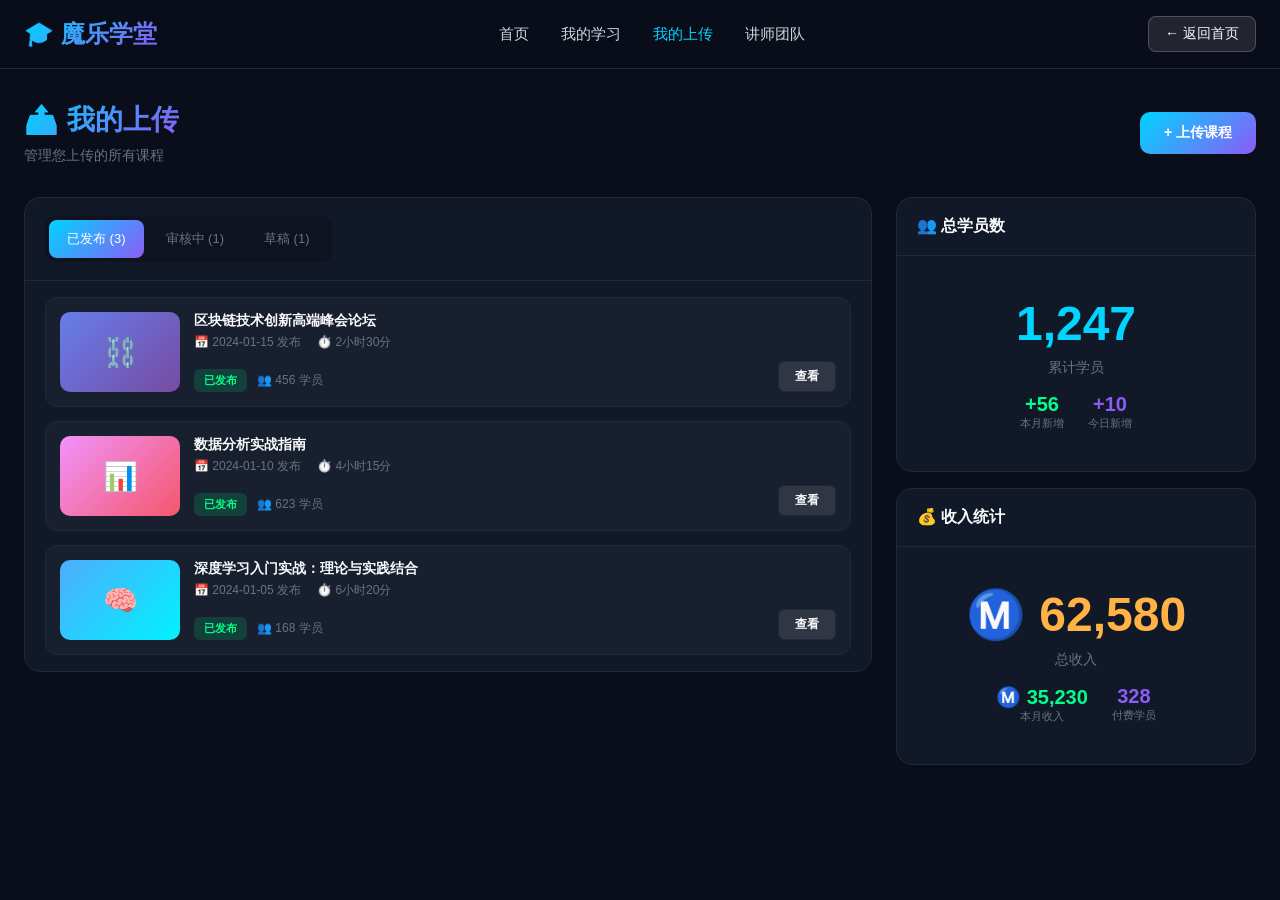
<file: my-uploads.html>
<!DOCTYPE html>
<html lang="zh-CN">
<head>
    <meta charset="UTF-8">
    <meta name="viewport" content="width=device-width, initial-scale=1.0">
    <title>我的上传 - 魔乐学堂</title>
    <style>
        :root {
            --dark-bg: #0a0e1a;
            --dark-card: #111827;
            --dark-border: #1f2937;
            --text-primary: #f9fafb;
            --text-secondary: #d1d5db;
            --text-muted: #6b7280;
            --primary-color: #00d4ff;
            --gradient-primary: linear-gradient(135deg, #00d4ff 0%, #8b5cf6 100%);
            --accent-color: #00ff88;
            --danger-color: #f85149;
            --warning-color: #ffb347;
            --success-color: #00ff88;
        }

        * { margin: 0; padding: 0; box-sizing: border-box; }

        body {
            font-family: -apple-system, BlinkMacSystemFont, 'Segoe UI', Roboto, sans-serif;
            background: var(--dark-bg);
            color: var(--text-primary);
            min-height: 100vh;
        }

        header {
            background: rgba(10, 14, 26, 0.95);
            border-bottom: 1px solid var(--dark-border);
            padding: 16px 0;
            position: sticky;
            top: 0;
            z-index: 100;
            backdrop-filter: blur(10px);
        }

        .header-content {
            max-width: 1400px;
            margin: 0 auto;
            padding: 0 24px;
            display: flex;
            justify-content: space-between;
            align-items: center;
        }

        .logo {
            font-size: 24px;
            font-weight: 700;
            background: var(--gradient-primary);
            -webkit-background-clip: text;
            -webkit-text-fill-color: transparent;
            cursor: pointer;
        }

        .nav-links {
            display: flex;
            gap: 32px;
        }

        .nav-links a {
            color: var(--text-secondary);
            text-decoration: none;
            font-size: 15px;
            transition: color 0.3s;
        }

        .nav-links a:hover, .nav-links a.active {
            color: var(--primary-color);
        }

        .back-btn {
            background: rgba(255, 255, 255, 0.1);
            border: 1px solid rgba(255, 255, 255, 0.2);
            color: var(--text-primary);
            padding: 8px 16px;
            border-radius: 8px;
            cursor: pointer;
            font-size: 14px;
            transition: all 0.3s;
        }

        .back-btn:hover {
            background: rgba(0, 212, 255, 0.1);
            border-color: rgba(0, 212, 255, 0.3);
        }

        main {
            max-width: 1400px;
            margin: 0 auto;
            padding: 32px 24px;
        }

        .page-header {
            margin-bottom: 32px;
            display: flex;
            justify-content: space-between;
            align-items: center;
        }

        .page-title {
            font-size: 28px;
            font-weight: 700;
            background: var(--gradient-primary);
            -webkit-background-clip: text;
            -webkit-text-fill-color: transparent;
            margin-bottom: 8px;
        }

        .page-subtitle {
            font-size: 14px;
            color: var(--text-muted);
        }

        .upload-new-btn {
            background: var(--gradient-primary);
            border: none;
            padding: 12px 24px;
            border-radius: 10px;
            color: #fff;
            font-size: 14px;
            font-weight: 600;
            cursor: pointer;
            transition: all 0.3s;
        }

        .upload-new-btn:hover {
            transform: translateY(-2px);
            box-shadow: 0 6px 20px rgba(0, 212, 255, 0.4);
        }

        /* 统计卡片 */
        .stats-grid {
            display: grid;
            grid-template-columns: repeat(4, 1fr);
            gap: 16px;
            margin-bottom: 32px;
        }

        .stat-card {
            background: var(--dark-card);
            border: 1px solid var(--dark-border);
            border-radius: 14px;
            padding: 20px;
            position: relative;
            overflow: hidden;
            transition: all 0.3s;
        }

        .stat-card::before {
            content: '';
            position: absolute;
            top: 0;
            left: 0;
            right: 0;
            height: 3px;
            border-radius: 14px 14px 0 0;
        }

        .stat-card:nth-child(1)::before { background: var(--gradient-primary); }
        .stat-card:nth-child(2)::before { background: linear-gradient(135deg, #00ff88, #00d4ff); }
        .stat-card:nth-child(3)::before { background: linear-gradient(135deg, #ffb347, #ff6b6b); }
        .stat-card:nth-child(4)::before { background: linear-gradient(135deg, #8b5cf6, #ec4899); }

        .stat-card:hover {
            transform: translateY(-4px);
            box-shadow: 0 8px 30px rgba(0, 0, 0, 0.3);
        }

        .stat-icon {
            font-size: 28px;
            margin-bottom: 12px;
        }

        .stat-value {
            font-size: 32px;
            font-weight: 700;
            margin-bottom: 4px;
        }

        .stat-card:nth-child(1) .stat-value { color: var(--primary-color); }
        .stat-card:nth-child(2) .stat-value { color: var(--accent-color); }
        .stat-card:nth-child(3) .stat-value { color: var(--warning-color); }
        .stat-card:nth-child(4) .stat-value { color: #8b5cf6; }

        .stat-label {
            font-size: 13px;
            color: var(--text-muted);
        }

        /* 内容网格布局 */
        .content-grid {
            display: grid;
            grid-template-columns: 1fr 360px;
            gap: 24px;
        }

        .section-card {
            background: var(--dark-card);
            border: 1px solid var(--dark-border);
            border-radius: 16px;
            overflow: hidden;
        }

        .section-header {
            display: flex;
            justify-content: space-between;
            align-items: center;
            padding: 18px 20px;
            border-bottom: 1px solid var(--dark-border);
        }

        .section-title {
            font-size: 16px;
            font-weight: 600;
            display: flex;
            align-items: center;
            gap: 8px;
        }

        .section-action {
            color: var(--primary-color);
            font-size: 13px;
            text-decoration: none;
            cursor: pointer;
            transition: opacity 0.3s;
        }

        .section-action:hover {
            opacity: 0.8;
        }

        .section-body {
            padding: 16px 20px;
        }

        /* Tab切换 */
        .tabs {
            display: flex;
            gap: 4px;
            background: rgba(0, 0, 0, 0.2);
            padding: 4px;
            border-radius: 10px;
        }

        .tab {
            padding: 10px 18px;
            border-radius: 8px;
            font-size: 13px;
            font-weight: 500;
            cursor: pointer;
            transition: all 0.3s;
            color: var(--text-muted);
            border: none;
            background: transparent;
        }

        .tab:hover {
            color: var(--text-primary);
        }

        .tab.active {
            background: var(--gradient-primary);
            color: #fff;
        }

        /* 课程卡片 */
        .course-list {
            display: flex;
            flex-direction: column;
            gap: 14px;
        }

        .course-item {
            display: flex;
            gap: 14px;
            padding: 14px;
            background: rgba(255, 255, 255, 0.03);
            border: 1px solid var(--dark-border);
            border-radius: 12px;
            cursor: pointer;
            transition: all 0.3s;
        }

        .course-item:hover {
            background: rgba(0, 212, 255, 0.05);
            border-color: rgba(0, 212, 255, 0.2);
            transform: translateX(4px);
        }

        .course-thumb {
            width: 120px;
            height: 80px;
            border-radius: 10px;
            overflow: hidden;
            flex-shrink: 0;
            position: relative;
        }

        .course-thumb img {
            width: 100%;
            height: 100%;
            object-fit: cover;
        }

        .course-thumb-placeholder {
            width: 100%;
            height: 100%;
            display: flex;
            align-items: center;
            justify-content: center;
            font-size: 28px;
        }

        .course-info {
            flex: 1;
            display: flex;
            flex-direction: column;
            justify-content: space-between;
        }

        .course-title-text {
            font-size: 14px;
            font-weight: 600;
            color: var(--text-primary);
            margin-bottom: 4px;
            display: -webkit-box;
            -webkit-line-clamp: 1;
            -webkit-box-orient: vertical;
            overflow: hidden;
        }

        .course-meta-text {
            font-size: 12px;
            color: var(--text-muted);
            margin-bottom: 8px;
            display: flex;
            gap: 16px;
        }

        .course-status-bar {
            display: flex;
            align-items: center;
            gap: 10px;
        }

        .status-badge {
            padding: 4px 10px;
            border-radius: 6px;
            font-size: 11px;
            font-weight: 600;
        }

        .status-published {
            background: rgba(0, 255, 136, 0.15);
            color: #00ff88;
        }

        .status-draft {
            background: rgba(255, 179, 71, 0.15);
            color: #ffb347;
        }

        .status-review {
            background: rgba(0, 212, 255, 0.15);
            color: #00d4ff;
        }

        .course-students {
            font-size: 12px;
            color: var(--text-muted);
        }

        .course-action-btn {
            align-self: flex-end;
            padding: 6px 16px;
            background: rgba(255, 255, 255, 0.1);
            border: 1px solid var(--dark-border);
            border-radius: 6px;
            color: var(--text-primary);
            font-size: 12px;
            font-weight: 600;
            cursor: pointer;
            transition: all 0.3s;
        }

        .course-action-btn:hover {
            background: var(--gradient-primary);
            border-color: transparent;
            color: #fff;
        }

        .course-action-btn.primary {
            background: var(--gradient-primary);
            border-color: transparent;
            color: #fff;
        }

        .course-action-btn.primary:hover {
            transform: translateY(-1px);
            box-shadow: 0 4px 12px rgba(0, 212, 255, 0.3);
        }

        /* 已发布课程样式 */
        .published-item {
            display: flex;
            gap: 14px;
            padding: 14px;
            background: rgba(0, 255, 136, 0.03);
            border: 1px solid rgba(0, 255, 136, 0.15);
            border-radius: 12px;
            margin-bottom: 12px;
            transition: all 0.3s;
        }

        .published-item:hover {
            background: rgba(0, 255, 136, 0.06);
        }

        .published-badge {
            width: 24px;
            height: 24px;
            background: linear-gradient(135deg, #00ff88, #00d4ff);
            border-radius: 50%;
            display: flex;
            align-items: center;
            justify-content: center;
            font-size: 12px;
            flex-shrink: 0;
            align-self: center;
        }

        .published-info {
            flex: 1;
        }

        .published-title {
            font-size: 14px;
            font-weight: 500;
            margin-bottom: 4px;
        }

        .published-meta {
            font-size: 12px;
            color: var(--text-muted);
            display: flex;
            gap: 16px;
        }

        .published-stats {
            display: flex;
            gap: 16px;
            margin-top: 8px;
        }

        .stat-mini {
            font-size: 12px;
            color: var(--text-muted);
        }

        .stat-mini strong {
            color: var(--text-primary);
        }

        .published-actions {
            display: flex;
            flex-direction: column;
            gap: 8px;
            align-self: center;
        }

        .action-btn {
            padding: 6px 14px;
            border: none;
            border-radius: 6px;
            font-size: 11px;
            font-weight: 600;
            cursor: pointer;
            transition: all 0.3s;
        }

        .action-btn.edit {
            background: rgba(0, 212, 255, 0.15);
            color: #00d4ff;
        }

        .action-btn.edit:hover {
            background: rgba(0, 212, 255, 0.25);
        }

        .action-btn.stats {
            background: rgba(139, 92, 246, 0.15);
            color: #8b5cf6;
        }

        .action-btn.stats:hover {
            background: rgba(139, 92, 246, 0.25);
        }

        /* 右侧卡片样式 */
        .right-column .section-card {
            margin-bottom: 16px;
        }

        .stat-highlight {
            text-align: center;
            padding: 24px 0;
        }

        .stat-big-number {
            font-size: 48px;
            font-weight: 700;
            margin-bottom: 8px;
        }

        .stat-description {
            font-size: 14px;
            color: var(--text-muted);
            margin-bottom: 16px;
        }

        .stat-sub-items {
            display: flex;
            justify-content: center;
            gap: 24px;
        }

        .sub-item {
            text-align: center;
        }

        .sub-item-value {
            font-size: 20px;
            font-weight: 600;
        }

        .sub-item-label {
            font-size: 11px;
            color: var(--text-muted);
        }

        /* 最近活动 */
        .activity-list {
            display: flex;
            flex-direction: column;
            gap: 12px;
        }

        .activity-item {
            display: flex;
            align-items: flex-start;
            gap: 12px;
            padding: 12px;
            background: rgba(255, 255, 255, 0.02);
            border-radius: 10px;
        }

        .activity-icon {
            width: 36px;
            height: 36px;
            border-radius: 10px;
            display: flex;
            align-items: center;
            justify-content: center;
            font-size: 16px;
            flex-shrink: 0;
        }

        .activity-content {
            flex: 1;
        }

        .activity-text {
            font-size: 13px;
            color: var(--text-primary);
            margin-bottom: 4px;
        }

        .activity-time {
            font-size: 11px;
            color: var(--text-muted);
        }

        /* 响应式 */
        @media (max-width: 1024px) {
            .content-grid {
                grid-template-columns: 1fr;
            }
            .stats-grid {
                grid-template-columns: repeat(2, 1fr);
            }
        }

        @media (max-width: 768px) {
            .stats-grid {
                grid-template-columns: 1fr;
            }
            .course-item {
                flex-direction: column;
            }
            .course-thumb {
                width: 100%;
                height: 140px;
            }
            .page-header {
                flex-direction: column;
                align-items: flex-start;
                gap: 16px;
            }
        }
    </style>
</head>
<body>
    <header>
        <div class="header-content">
            <div class="logo" onclick="window.location.href='index.html'">🎓 魔乐学堂</div>
            <nav class="nav-links">
                <a href="index.html">首页</a>
                <a href="my-learning.html">我的学习</a>
                <a href="#" class="active">我的上传</a>
                <a href="instructors.html">讲师团队</a>
            </nav>
            <div>
                <button class="back-btn" onclick="window.location.href='index.html'">← 返回首页</button>
            </div>
        </div>
    </header>

    <main>
        <div class="page-header">
            <div>
                <h1 class="page-title">📤 我的上传</h1>
                <p class="page-subtitle">管理您上传的所有课程</p>
            </div>
            <button class="upload-new-btn" onclick="window.location.href='index.html'">+ 上传课程</button>
        </div>

        <!-- 主内容区 -->
        <div class="content-grid">
            <!-- 左侧：课程列表 -->
            <div class="left-column">
                <div class="section-card">
                    <div class="section-header">
                        <div class="tabs">
                            <button class="tab active" onclick="switchUploadTab('published')">已发布 (3)</button>
                            <button class="tab" onclick="switchUploadTab('review')">审核中 (1)</button>
                            <button class="tab" onclick="switchUploadTab('draft')">草稿 (1)</button>
                        </div>
                    </div>
                    <div class="section-body">
                        
                        <!-- 已发布课程 -->
                        <div class="course-list" id="publishedCourses">
                            <!-- 课程1 -->
                            <div class="course-item" onclick="goToCourse('区块链技术创新高端峰会论坛')">
                                <div class="course-thumb">
                                    <div class="course-thumb-placeholder" style="background: linear-gradient(135deg, #667eea 0%, #764ba2 100%);">⛓️</div>
                                </div>
                                <div class="course-info">
                                    <div>
                                        <div class="course-title-text">区块链技术创新高端峰会论坛</div>
                                        <div class="course-meta-text">
                                            <span>📅 2024-01-15 发布</span>
                                            <span>⏱️ 2小时30分</span>
                                        </div>
                                    </div>
                                    <div class="course-status-bar">
                                        <span class="status-badge status-published">已发布</span>
                                        <span class="course-students">👥 456 学员</span>
                                    </div>
                                </div>
                                <button class="course-action-btn" onclick="event.stopPropagation(); goToCourse('区块链技术创新高端峰会论坛')">查看</button>
                            </div>

                            <!-- 课程2 -->
                            <div class="course-item" onclick="goToCourse('data-analysis')">
                                <div class="course-thumb">
                                    <div class="course-thumb-placeholder" style="background: linear-gradient(135deg, #f093fb 0%, #f5576c 100%);">📊</div>
                                </div>
                                <div class="course-info">
                                    <div>
                                        <div class="course-title-text">数据分析实战指南</div>
                                        <div class="course-meta-text">
                                            <span>📅 2024-01-10 发布</span>
                                            <span>⏱️ 4小时15分</span>
                                        </div>
                                    </div>
                                    <div class="course-status-bar">
                                        <span class="status-badge status-published">已发布</span>
                                        <span class="course-students">👥 623 学员</span>
                                    </div>
                                </div>
                                <button class="course-action-btn" onclick="event.stopPropagation(); goToCourse('data-analysis')">查看</button>
                            </div>

                            <!-- 课程3 -->
                            <div class="course-item" onclick="goToCourse('深度学习入门实战')">
                                <div class="course-thumb">
                                    <div class="course-thumb-placeholder" style="background: linear-gradient(135deg, #4facfe 0%, #00f2fe 100%);">🧠</div>
                                </div>
                                <div class="course-info">
                                    <div>
                                        <div class="course-title-text">深度学习入门实战：理论与实践结合</div>
                                        <div class="course-meta-text">
                                            <span>📅 2024-01-05 发布</span>
                                            <span>⏱️ 6小时20分</span>
                                        </div>
                                    </div>
                                    <div class="course-status-bar">
                                        <span class="status-badge status-published">已发布</span>
                                        <span class="course-students">👥 168 学员</span>
                                    </div>
                                </div>
                                <button class="course-action-btn" onclick="event.stopPropagation(); goToCourse('深度学习入门实战')">查看</button>
                            </div>
                        </div>

                        <!-- 审核中课程 -->
                        <div class="course-list" id="reviewCourses" style="display: none;">
                            <div class="course-item" onclick="goToCourse('Python机器学习实战')">
                                <div class="course-thumb">
                                    <div class="course-thumb-placeholder" style="background: linear-gradient(135deg, #fa709a 0%, #fee140 100%);">🐍</div>
                                </div>
                                <div class="course-info">
                                    <div>
                                        <div class="course-title-text">Python机器学习实战</div>
                                        <div class="course-meta-text">
                                            <span>📅 2024-01-20 提交</span>
                                            <span>⏱️ 5小时45分</span>
                                        </div>
                                    </div>
                                    <div class="course-status-bar">
                                        <span class="status-badge status-review">审核中</span>
                                        <span class="course-students">预计1-3个工作日完成审核</span>
                                    </div>
                                </div>
                                <button class="course-action-btn" onclick="event.stopPropagation(); goToCourse('Python机器学习实战')">查看</button>
                            </div>
                        </div>

                        <!-- 草稿课程 -->
                        <div class="course-list" id="draftCourses" style="display: none;">
                            <div class="course-item" onclick="goToCourse('web前端开发实战')">
                                <div class="course-thumb">
                                    <div class="course-thumb-placeholder" style="background: linear-gradient(135deg, #43e97b 0%, #38f9d7 100%);">💻</div>
                                </div>
                                <div class="course-info">
                                    <div>
                                        <div class="course-title-text">Web前端开发实战：从入门到精通</div>
                                        <div class="course-meta-text">
                                            <span>📅 2024-01-18 保存</span>
                                            <span>⏱️ 3小时10分</span>
                                        </div>
                                    </div>
                                    <div class="course-status-bar">
                                        <span class="status-badge status-draft">草稿</span>
                                        <span class="course-students">完成度 75%</span>
                                    </div>
                                </div>
                                <button class="course-action-btn primary" onclick="event.stopPropagation(); goToCourse('web前端开发实战')">继续编辑</button>
                            </div>
                        </div>
                    </div>
                </div>
            </div>

            <!-- 右侧：统计与活动 -->
            <div class="right-column">
                <!-- 总学员数 -->
                <div class="section-card">
                    <div class="section-header">
                        <h3 class="section-title">👥 总学员数</h3>
                    </div>
                    <div class="section-body">
                        <div class="stat-highlight">
                            <div class="stat-big-number" style="color: #00d4ff;">1,247</div>
                            <div class="stat-description">累计学员</div>
                            <div class="stat-sub-items">
                                <div class="sub-item">
                                    <div class="sub-item-value" style="color: #00ff88;">+56</div>
                                    <div class="sub-item-label">本月新增</div>
                                </div>
                                <div class="sub-item">
                                    <div class="sub-item-value" style="color: #8b5cf6;">+10</div>
                                    <div class="sub-item-label">今日新增</div>
                                </div>
                            </div>
                        </div>
                    </div>
                </div>

                <!-- 收入统计 -->
                <div class="section-card" style="margin-top: 16px;">
                    <div class="section-header">
                        <h3 class="section-title">💰 收入统计</h3>
                    </div>
                    <div class="section-body">
                        <div class="stat-highlight">
                            <div class="stat-big-number" style="color: #ffb347;">Ⓜ️ 62,580</div>
                            <div class="stat-description">总收入</div>
                            <div class="stat-sub-items">
                                <div class="sub-item">
                                    <div class="sub-item-value" style="color: #00ff88;">Ⓜ️ 35,230</div>
                                    <div class="sub-item-label">本月收入</div>
                                </div>
                                <div class="sub-item">
                                    <div class="sub-item-value" style="color: #8b5cf6;">328</div>
                                    <div class="sub-item-label">付费学员</div>
                                </div>
                            </div>
                        </div>
                    </div>
                </div>
            </div>
        </div>
    </main>

    <script>
        function goToCourse(courseKey) {
            window.location.href = `course-detail.html?course=${encodeURIComponent(courseKey)}`;
        }

        function switchUploadTab(tab) {
            document.querySelectorAll('.tab').forEach(t => t.classList.remove('active'));
            event.target.classList.add('active');

            const publishedCourses = document.getElementById('publishedCourses');
            const reviewCourses = document.getElementById('reviewCourses');
            const draftCourses = document.getElementById('draftCourses');

            publishedCourses.style.display = 'none';
            reviewCourses.style.display = 'none';
            draftCourses.style.display = 'none';

            if (tab === 'published') {
                publishedCourses.style.display = 'flex';
            } else if (tab === 'review') {
                reviewCourses.style.display = 'flex';
            } else if (tab === 'draft') {
                draftCourses.style.display = 'flex';
            }
        }
    </script>
</body>
</html>
</file>
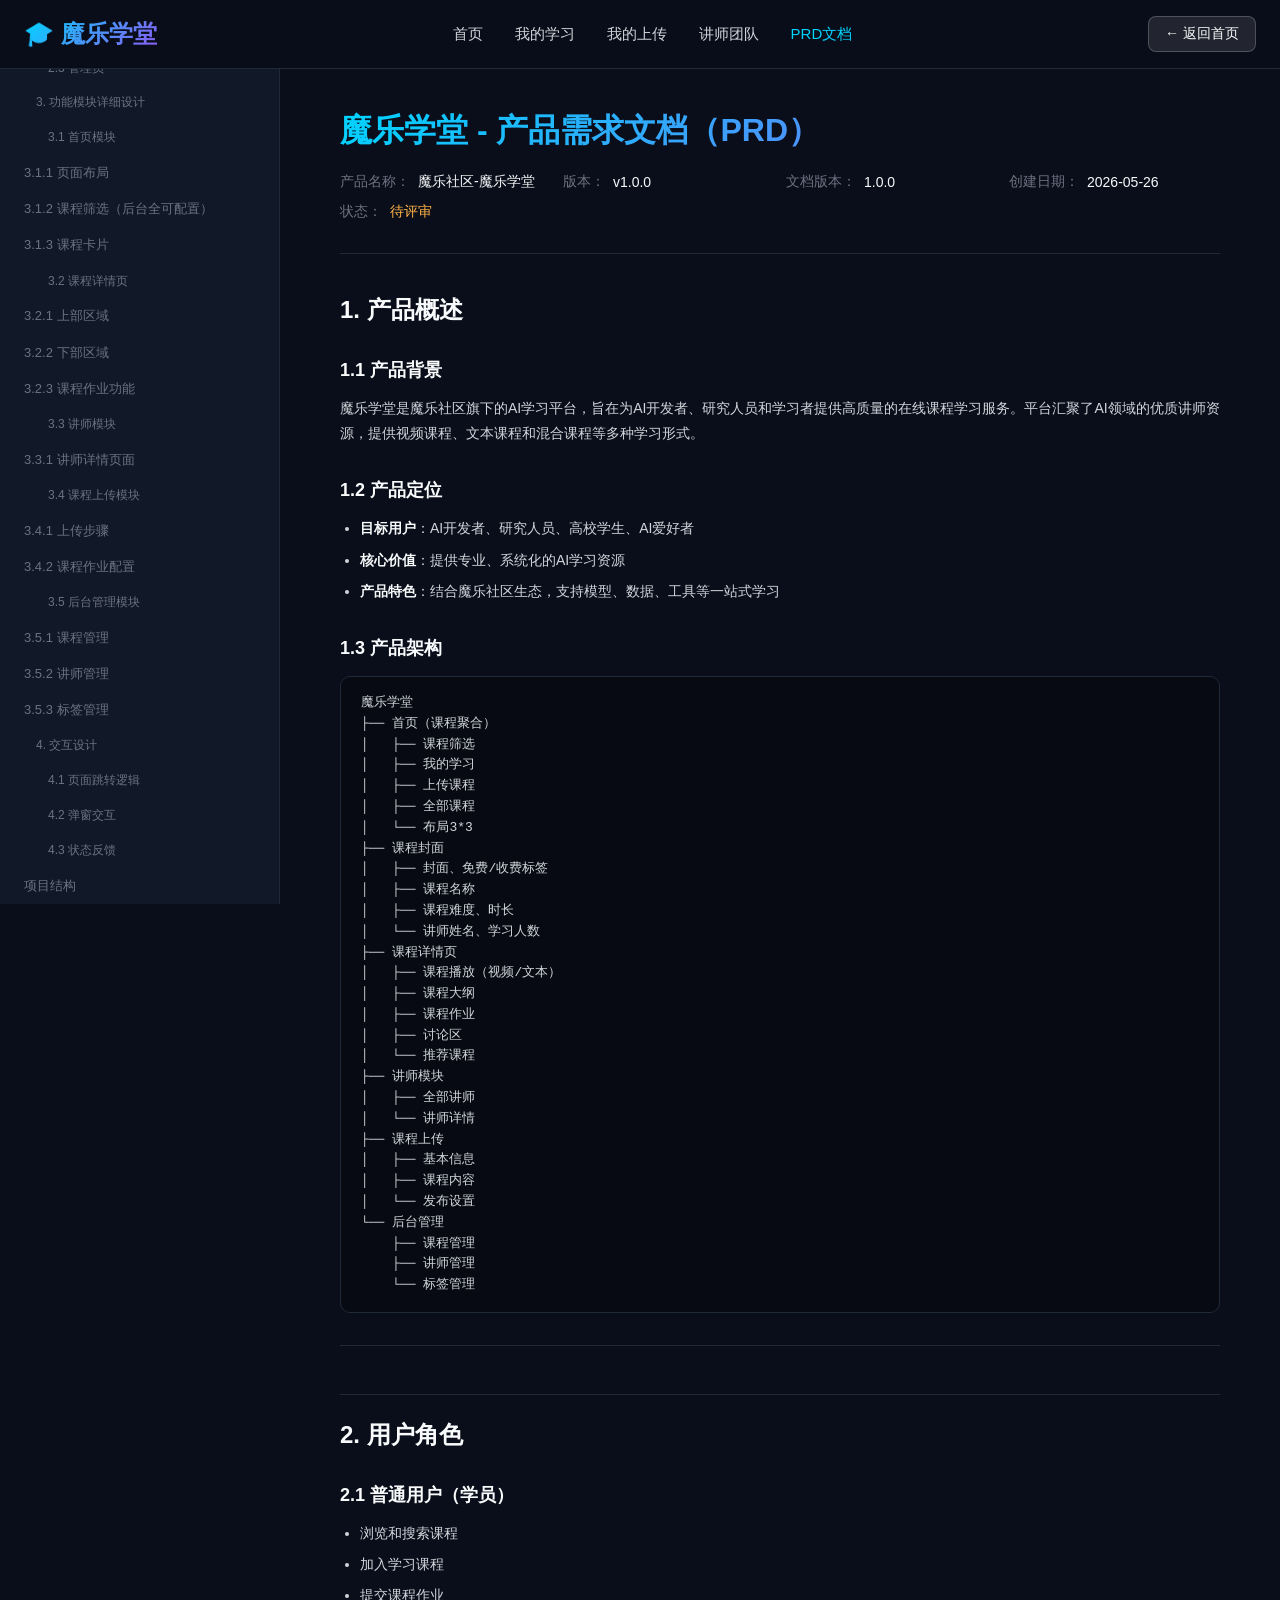
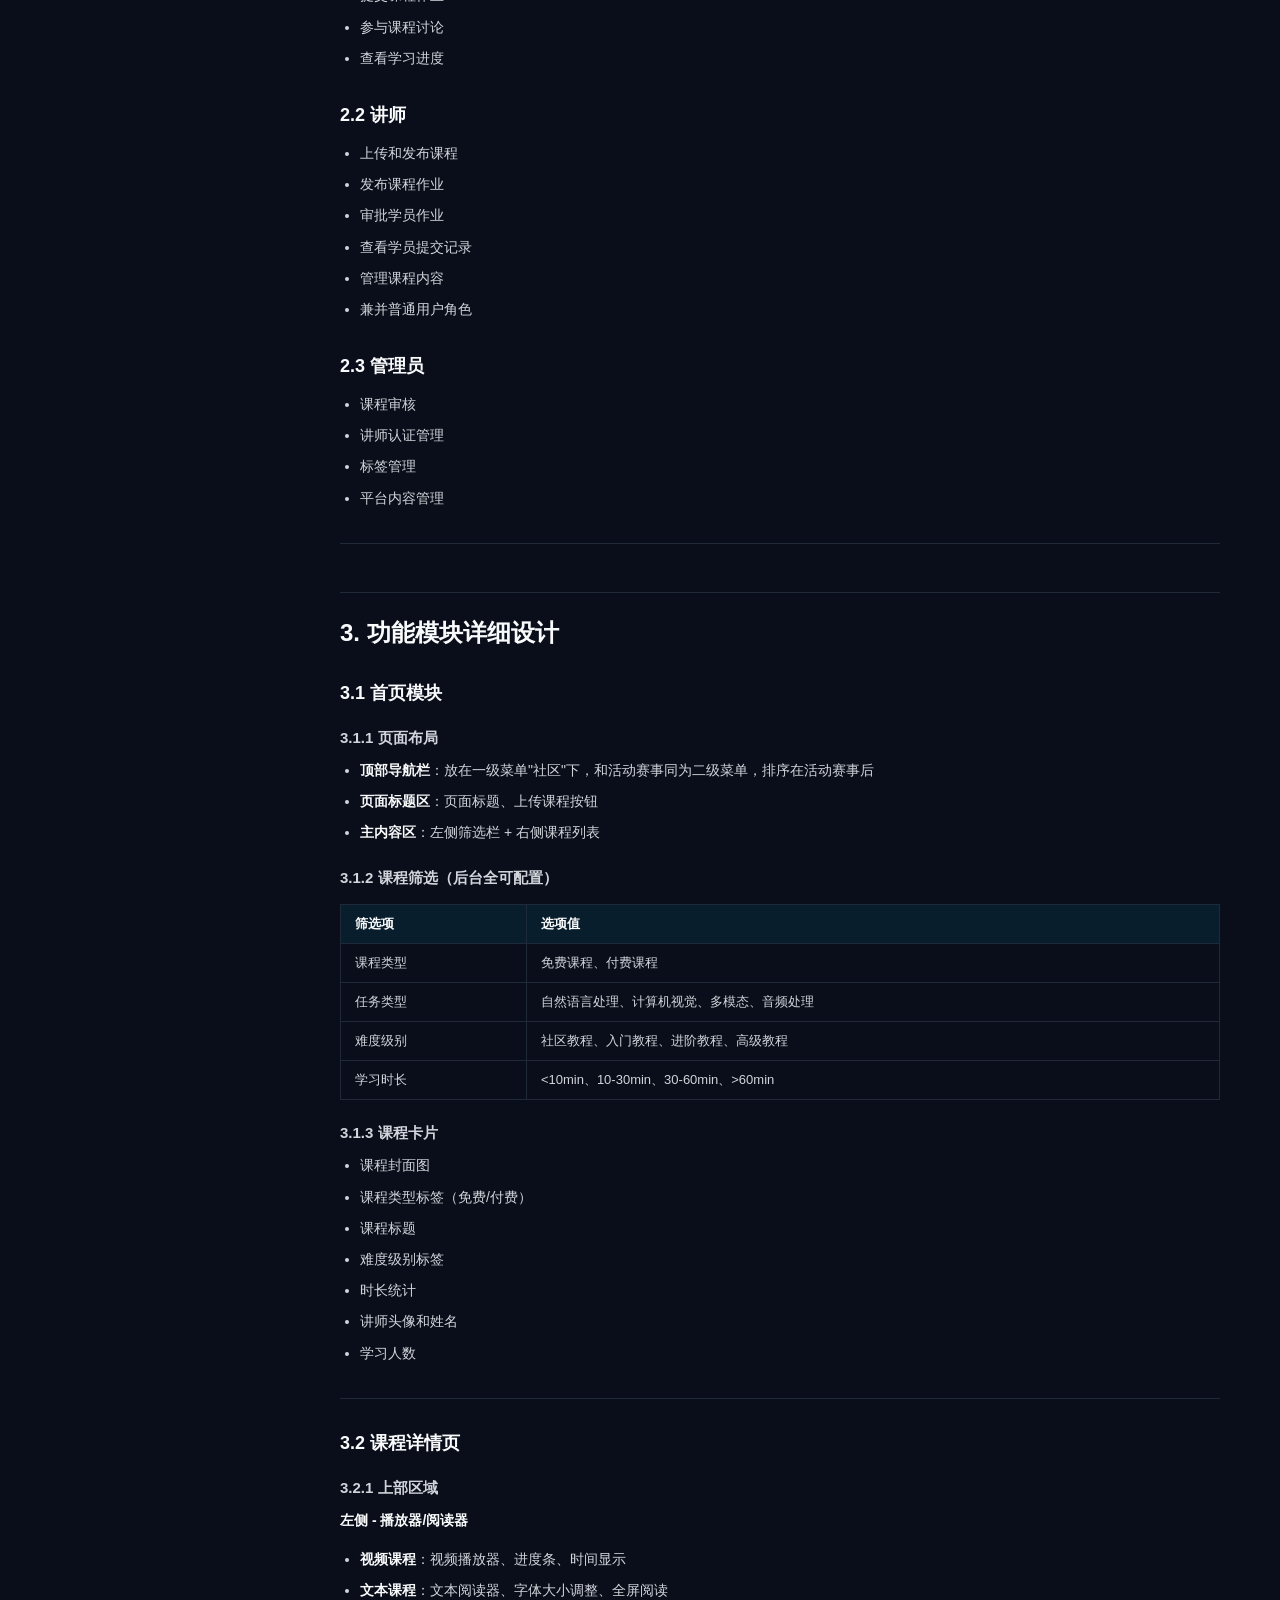
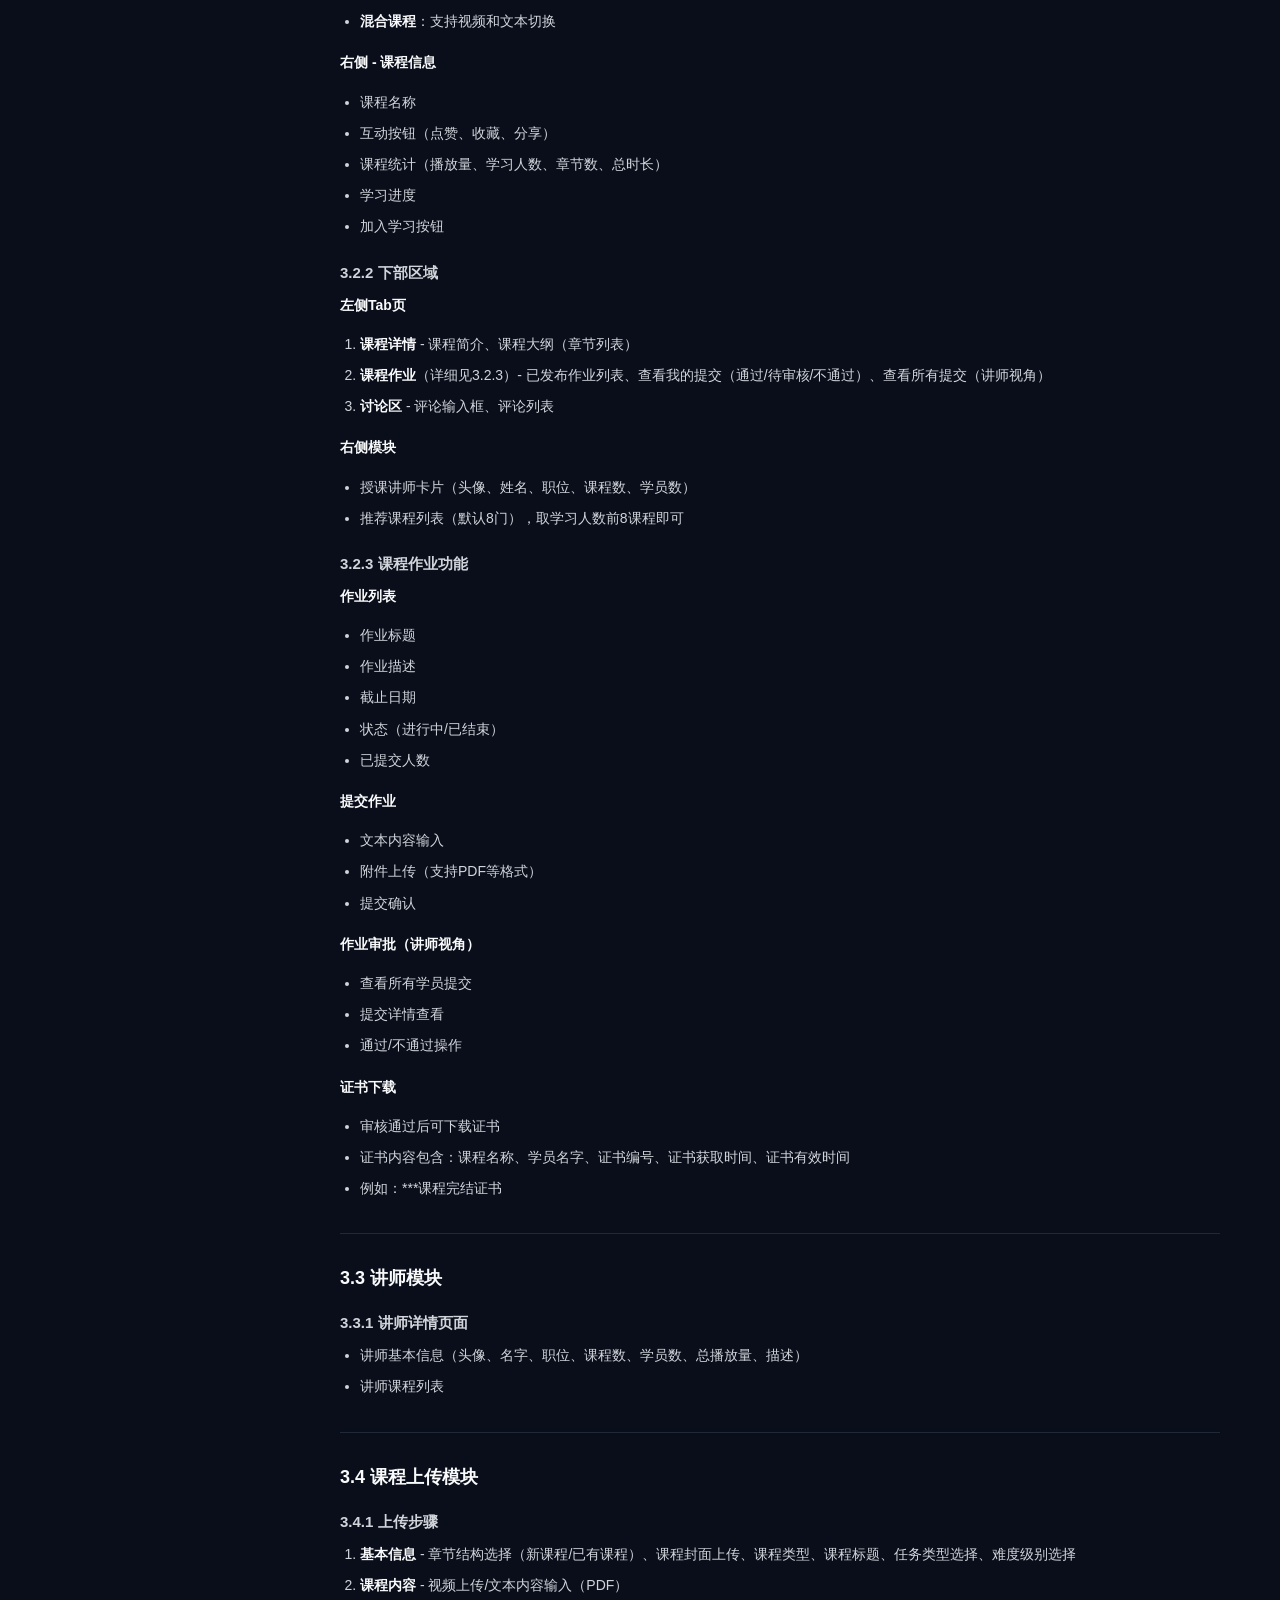
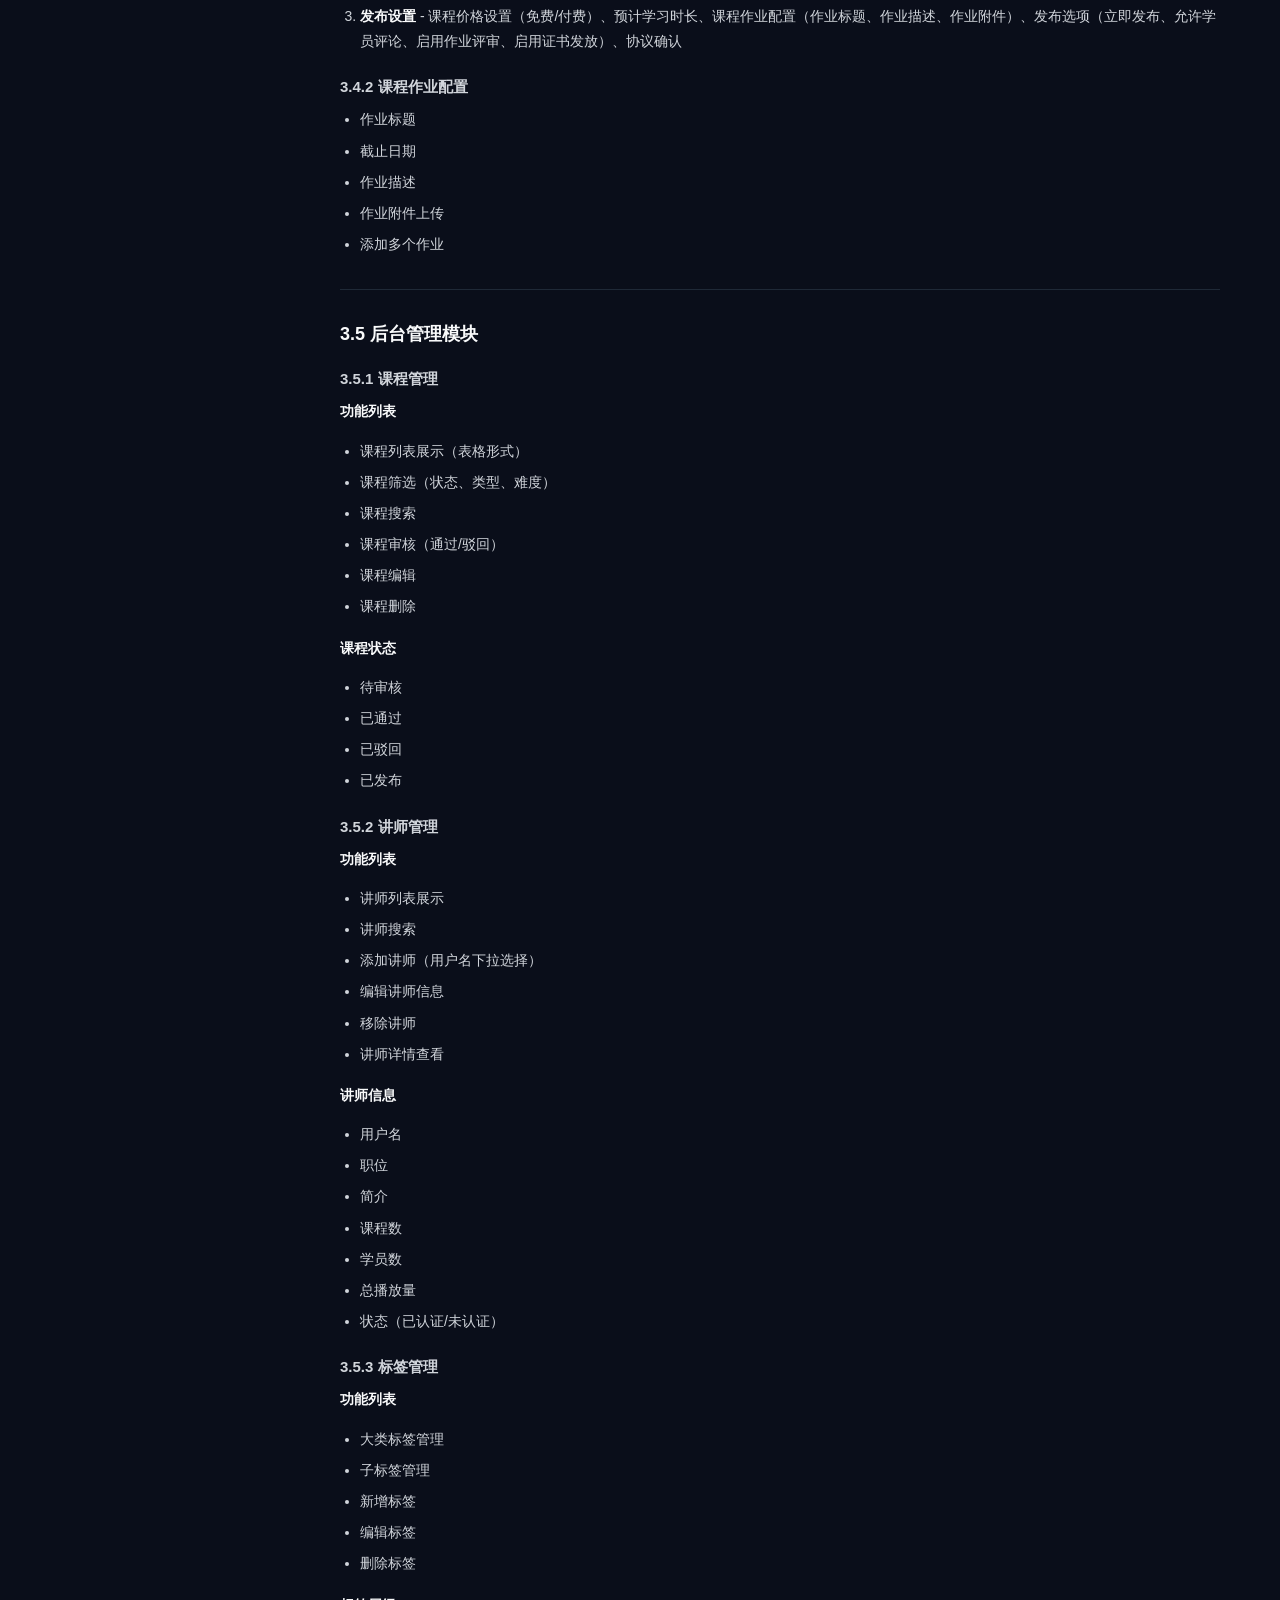
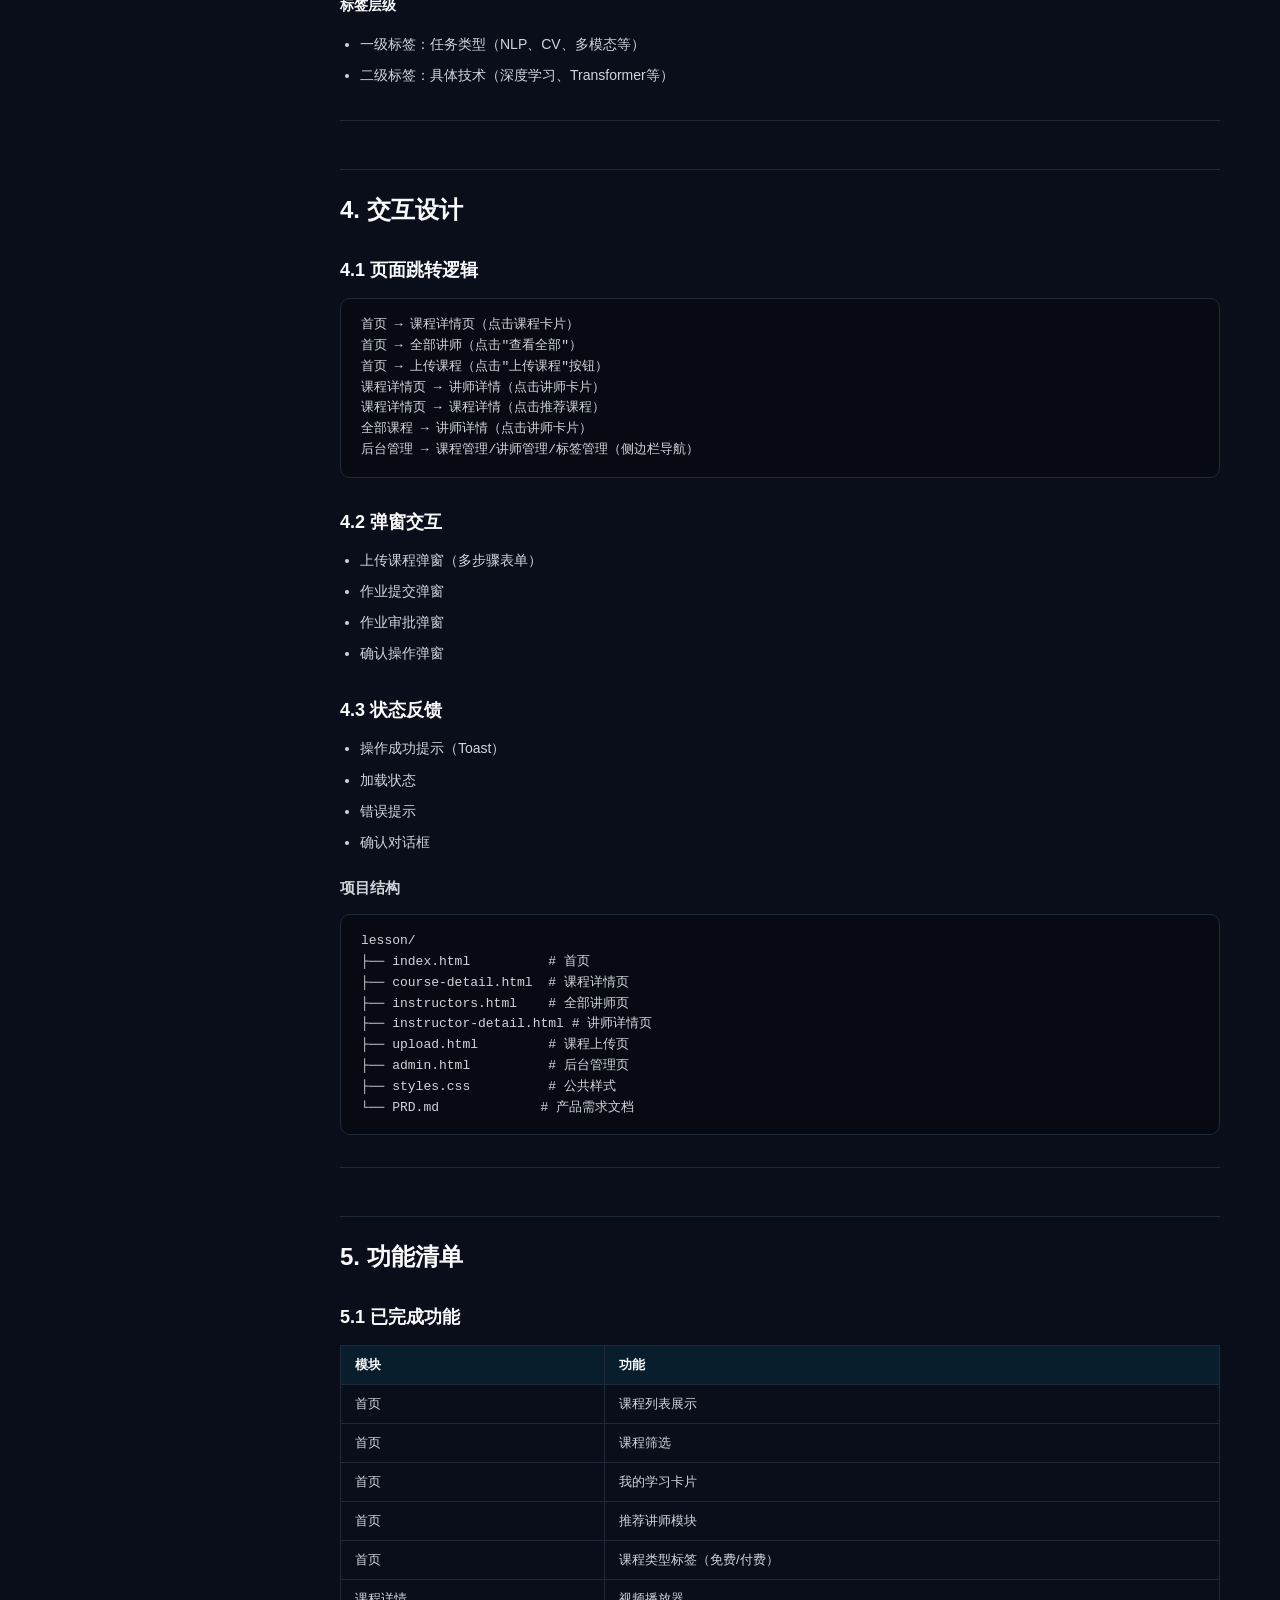
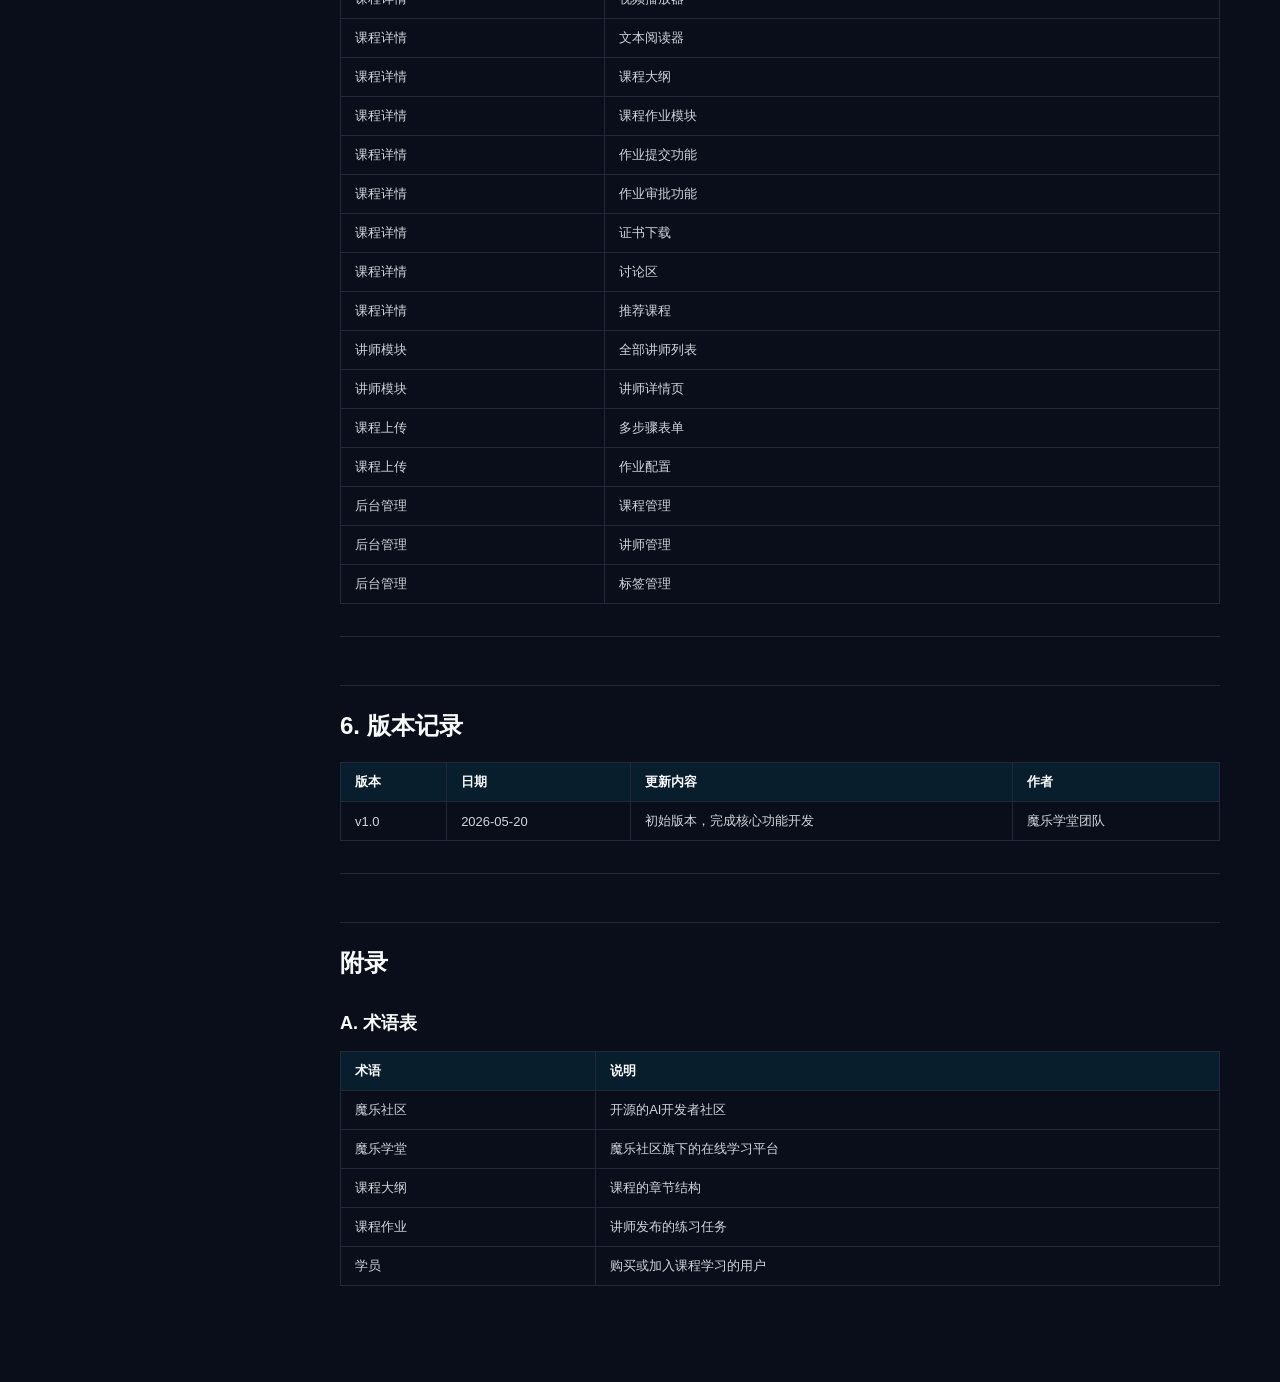
<file: prd-viewer.html>
<!DOCTYPE html>
<html lang="zh-CN">
<head>
    <meta charset="UTF-8">
    <meta name="viewport" content="width=device-width, initial-scale=1.0">
    <title>PRD文档 - 魔乐学堂</title>
    <style>
        :root {
            --dark-bg: #0a0e1a;
            --dark-card: #111827;
            --dark-border: #1f2937;
            --text-primary: #f9fafb;
            --text-secondary: #d1d5db;
            --text-muted: #6b7280;
            --primary-color: #00d4ff;
            --gradient-primary: linear-gradient(135deg, #00d4ff 0%, #8b5cf6 100%);
            --accent-color: #00ff88;
            --sidebar-width: 280px;
        }

        * { margin: 0; padding: 0; box-sizing: border-box; }

        body {
            font-family: -apple-system, BlinkMacSystemFont, 'Segoe UI', Roboto, sans-serif;
            background: var(--dark-bg);
            color: var(--text-primary);
            min-height: 100vh;
        }

        header {
            background: rgba(10, 14, 26, 0.95);
            border-bottom: 1px solid var(--dark-border);
            padding: 16px 0;
            position: sticky;
            top: 0;
            z-index: 100;
            backdrop-filter: blur(10px);
        }

        .header-content {
            max-width: 1400px;
            margin: 0 auto;
            padding: 0 24px;
            display: flex;
            justify-content: space-between;
            align-items: center;
        }

        .logo {
            font-size: 24px;
            font-weight: 700;
            background: var(--gradient-primary);
            -webkit-background-clip: text;
            -webkit-text-fill-color: transparent;
            cursor: pointer;
        }

        .nav-links {
            display: flex;
            gap: 32px;
        }

        .nav-links a {
            color: var(--text-secondary);
            text-decoration: none;
            font-size: 15px;
            transition: color 0.3s;
        }

        .nav-links a:hover, .nav-links a.active {
            color: var(--primary-color);
        }

        .back-btn {
            background: rgba(255, 255, 255, 0.1);
            border: 1px solid rgba(255, 255, 255, 0.2);
            color: var(--text-primary);
            padding: 8px 16px;
            border-radius: 8px;
            cursor: pointer;
            font-size: 14px;
            transition: all 0.3s;
        }

        .back-btn:hover {
            background: rgba(0, 212, 255, 0.1);
            border-color: rgba(0, 212, 255, 0.3);
        }

        .layout {
            display: flex;
            max-width: 1400px;
            margin: 0 auto;
            min-height: calc(100vh - 65px);
        }

        /* 左侧目录导航 */
        .toc-sidebar {
            width: var(--sidebar-width);
            flex-shrink: 0;
            background: var(--dark-card);
            border-right: 1px solid var(--dark-border);
            padding: 24px 0;
            position: sticky;
            top: 65px;
            height: calc(100vh - 65px);
            overflow-y: auto;
        }

        .toc-sidebar::-webkit-scrollbar {
            width: 4px;
        }

        .toc-sidebar::-webkit-scrollbar-thumb {
            background: var(--dark-border);
            border-radius: 2px;
        }

        .toc-title {
            font-size: 14px;
            font-weight: 700;
            color: var(--text-primary);
            padding: 0 20px 16px;
            border-bottom: 1px solid var(--dark-border);
            margin-bottom: 12px;
            display: flex;
            align-items: center;
            gap: 8px;
        }

        .toc-list {
            list-style: none;
            padding: 0 12px;
        }

        .toc-item {
            margin-bottom: 2px;
        }

        .toc-link {
            display: block;
            padding: 8px 12px;
            color: var(--text-muted);
            text-decoration: none;
            font-size: 13px;
            border-radius: 6px;
            transition: all 0.2s;
            line-height: 1.4;
        }

        .toc-link:hover {
            color: var(--text-primary);
            background: rgba(255, 255, 255, 0.05);
        }

        .toc-link.active {
            color: var(--primary-color);
            background: rgba(0, 212, 255, 0.08);
            font-weight: 500;
        }

        .toc-link.level-2 {
            padding-left: 24px;
            font-size: 12px;
        }

        .toc-link.level-3 {
            padding-left: 36px;
            font-size: 12px;
        }

        /* 右侧内容区 */
        .content-area {
            flex: 1;
            padding: 40px 60px 80px;
            max-width: calc(100% - var(--sidebar-width));
        }

        .doc-header {
            margin-bottom: 40px;
            padding-bottom: 32px;
            border-bottom: 1px solid var(--dark-border);
        }

        .doc-title {
            font-size: 32px;
            font-weight: 700;
            background: var(--gradient-primary);
            -webkit-background-clip: text;
            -webkit-text-fill-color: transparent;
            margin-bottom: 20px;
        }

        .doc-meta {
            display: grid;
            grid-template-columns: repeat(auto-fill, minmax(200px, 1fr));
            gap: 12px;
        }

        .meta-item {
            display: flex;
            align-items: center;
            gap: 8px;
            font-size: 14px;
            color: var(--text-secondary);
        }

        .meta-label {
            color: var(--text-muted);
        }

        .meta-value {
            color: var(--text-primary);
            font-weight: 500;
        }

        /* 文档内容样式 */
        .doc-content h2 {
            font-size: 24px;
            font-weight: 700;
            color: var(--text-primary);
            margin: 48px 0 20px;
            padding-top: 24px;
            border-top: 1px solid var(--dark-border);
            scroll-margin-top: 80px;
        }

        .doc-content h2:first-of-type {
            margin-top: 0;
            border-top: none;
            padding-top: 0;
        }

        .doc-content h3 {
            font-size: 18px;
            font-weight: 600;
            color: var(--text-primary);
            margin: 32px 0 14px;
            scroll-margin-top: 80px;
        }

        .doc-content h4 {
            font-size: 15px;
            font-weight: 600;
            color: var(--text-secondary);
            margin: 24px 0 10px;
            scroll-margin-top: 80px;
        }

        .doc-content p {
            font-size: 14px;
            line-height: 1.8;
            color: var(--text-secondary);
            margin-bottom: 14px;
        }

        .doc-content ul, .doc-content ol {
            margin: 10px 0 16px 20px;
            font-size: 14px;
            line-height: 1.8;
            color: var(--text-secondary);
        }

        .doc-content li {
            margin-bottom: 6px;
        }

        .doc-content strong {
            color: var(--text-primary);
            font-weight: 600;
        }

        .doc-content hr {
            border: none;
            border-top: 1px solid var(--dark-border);
            margin: 32px 0;
        }

        .doc-content table {
            width: 100%;
            border-collapse: collapse;
            margin: 16px 0;
            font-size: 13px;
        }

        .doc-content thead th {
            background: rgba(0, 212, 255, 0.08);
            color: var(--text-primary);
            font-weight: 600;
            text-align: left;
            padding: 10px 14px;
            border: 1px solid var(--dark-border);
        }

        .doc-content tbody td {
            padding: 10px 14px;
            border: 1px solid var(--dark-border);
            color: var(--text-secondary);
        }

        .doc-content tbody tr:hover {
            background: rgba(255, 255, 255, 0.02);
        }

        .doc-content pre {
            background: rgba(0, 0, 0, 0.3);
            border: 1px solid var(--dark-border);
            border-radius: 10px;
            padding: 16px 20px;
            margin: 16px 0;
            overflow-x: auto;
            font-size: 13px;
            line-height: 1.6;
            color: var(--text-secondary);
        }

        .doc-content code {
            font-family: 'Consolas', 'Monaco', monospace;
            background: rgba(0, 212, 255, 0.08);
            padding: 2px 6px;
            border-radius: 4px;
            font-size: 13px;
            color: var(--primary-color);
        }

        .doc-content pre code {
            background: none;
            padding: 0;
            border-radius: 0;
            color: var(--text-secondary);
        }

        /* 返回顶部按钮 */
        .back-to-top {
            position: fixed;
            bottom: 40px;
            right: 40px;
            width: 44px;
            height: 44px;
            background: var(--gradient-primary);
            border: none;
            border-radius: 50%;
            color: #fff;
            font-size: 18px;
            cursor: pointer;
            display: flex;
            align-items: center;
            justify-content: center;
            opacity: 0;
            visibility: hidden;
            transition: all 0.3s;
            box-shadow: 0 4px 16px rgba(0, 212, 255, 0.3);
            z-index: 50;
        }

        .back-to-top.visible {
            opacity: 1;
            visibility: visible;
        }

        .back-to-top:hover {
            transform: translateY(-3px);
            box-shadow: 0 6px 24px rgba(0, 212, 255, 0.4);
        }

        /* 响应式 */
        @media (max-width: 1024px) {
            .toc-sidebar {
                width: 240px;
            }
            .content-area {
                padding: 32px 40px 60px;
            }
        }

        @media (max-width: 768px) {
            .toc-sidebar {
                display: none;
            }
            .content-area {
                max-width: 100%;
                padding: 24px 20px 60px;
            }
            .doc-title {
                font-size: 24px;
            }
            .doc-meta {
                grid-template-columns: 1fr;
            }
        }
    </style>
</head>
<body>
    <header>
        <div class="header-content">
            <div class="logo" onclick="window.location.href='index.html'">🎓 魔乐学堂</div>
            <nav class="nav-links">
                <a href="index.html">首页</a>
                <a href="my-learning.html">我的学习</a>
                <a href="my-uploads.html">我的上传</a>
                <a href="instructors.html">讲师团队</a>
                <a href="#" class="active">PRD文档</a>
            </nav>
            <div>
                <button class="back-btn" onclick="window.location.href='index.html'">← 返回首页</button>
            </div>
        </div>
    </header>

    <div class="layout">
        <!-- 左侧目录导航 -->
        <aside class="toc-sidebar" id="tocSidebar">
            <div class="toc-title">📑 文档目录</div>
            <ul class="toc-list" id="tocList">
                <!-- 目录由JS动态生成 -->
            </ul>
        </aside>

        <!-- 右侧文档内容 -->
        <div class="content-area">
            <div class="doc-header">
                <h1 class="doc-title">魔乐学堂 - 产品需求文档（PRD）</h1>
                <div class="doc-meta">
                    <div class="meta-item">
                        <span class="meta-label">产品名称：</span>
                        <span class="meta-value">魔乐社区-魔乐学堂</span>
                    </div>
                    <div class="meta-item">
                        <span class="meta-label">版本：</span>
                        <span class="meta-value">v1.0.0</span>
                    </div>
                    <div class="meta-item">
                        <span class="meta-label">文档版本：</span>
                        <span class="meta-value">1.0.0</span>
                    </div>
                    <div class="meta-item">
                        <span class="meta-label">创建日期：</span>
                        <span class="meta-value">2026-05-26</span>
                    </div>
                    <div class="meta-item">
                        <span class="meta-label">状态：</span>
                        <span class="meta-value" style="color: #ffb347;">待评审</span>
                    </div>
                </div>
            </div>

            <div class="doc-content" id="docContent">
                <!-- PRD内容 -->
                <h2 id="section-1">1. 产品概述</h2>

                <h3 id="section-1-1">1.1 产品背景</h3>
                <p>魔乐学堂是魔乐社区旗下的AI学习平台，旨在为AI开发者、研究人员和学习者提供高质量的在线课程学习服务。平台汇聚了AI领域的优质讲师资源，提供视频课程、文本课程和混合课程等多种学习形式。</p>

                <h3 id="section-1-2">1.2 产品定位</h3>
                <ul>
                    <li><strong>目标用户</strong>：AI开发者、研究人员、高校学生、AI爱好者</li>
                    <li><strong>核心价值</strong>：提供专业、系统化的AI学习资源</li>
                    <li><strong>产品特色</strong>：结合魔乐社区生态，支持模型、数据、工具等一站式学习</li>
                </ul>

                <h3 id="section-1-3">1.3 产品架构</h3>
                <pre><code>魔乐学堂
├── 首页（课程聚合）
│   ├── 课程筛选
│   ├── 我的学习
│   ├── 上传课程
│   ├── 全部课程
│   └── 布局3*3
├── 课程封面
│   ├── 封面、免费/收费标签
│   ├── 课程名称
│   ├── 课程难度、时长
│   └── 讲师姓名、学习人数
├── 课程详情页
│   ├── 课程播放（视频/文本）
│   ├── 课程大纲
│   ├── 课程作业
│   ├── 讨论区
│   └── 推荐课程
├── 讲师模块
│   ├── 全部讲师
│   └── 讲师详情
├── 课程上传
│   ├── 基本信息
│   ├── 课程内容
│   └── 发布设置
└── 后台管理
    ├── 课程管理
    ├── 讲师管理
    └── 标签管理</code></pre>

                <hr>

                <h2 id="section-2">2. 用户角色</h2>

                <h3 id="section-2-1">2.1 普通用户（学员）</h3>
                <ul>
                    <li>浏览和搜索课程</li>
                    <li>加入学习课程</li>
                    <li>提交课程作业</li>
                    <li>参与课程讨论</li>
                    <li>查看学习进度</li>
                </ul>

                <h3 id="section-2-2">2.2 讲师</h3>
                <ul>
                    <li>上传和发布课程</li>
                    <li>发布课程作业</li>
                    <li>审批学员作业</li>
                    <li>查看学员提交记录</li>
                    <li>管理课程内容</li>
                    <li>兼并普通用户角色</li>
                </ul>

                <h3 id="section-2-3">2.3 管理员</h3>
                <ul>
                    <li>课程审核</li>
                    <li>讲师认证管理</li>
                    <li>标签管理</li>
                    <li>平台内容管理</li>
                </ul>

                <hr>

                <h2 id="section-3">3. 功能模块详细设计</h2>

                <h3 id="section-3-1">3.1 首页模块</h3>

                <h4 id="section-3-1-1">3.1.1 页面布局</h4>
                <ul>
                    <li><strong>顶部导航栏</strong>：放在一级菜单"社区"下，和活动赛事同为二级菜单，排序在活动赛事后</li>
                    <li><strong>页面标题区</strong>：页面标题、上传课程按钮</li>
                    <li><strong>主内容区</strong>：左侧筛选栏 + 右侧课程列表</li>
                </ul>

                <h4 id="section-3-1-2">3.1.2 课程筛选（后台全可配置）</h4>
                <table>
                    <thead>
                        <tr>
                            <th>筛选项</th>
                            <th>选项值</th>
                        </tr>
                    </thead>
                    <tbody>
                        <tr>
                            <td>课程类型</td>
                            <td>免费课程、付费课程</td>
                        </tr>
                        <tr>
                            <td>任务类型</td>
                            <td>自然语言处理、计算机视觉、多模态、音频处理</td>
                        </tr>
                        <tr>
                            <td>难度级别</td>
                            <td>社区教程、入门教程、进阶教程、高级教程</td>
                        </tr>
                        <tr>
                            <td>学习时长</td>
                            <td>&lt;10min、10-30min、30-60min、&gt;60min</td>
                        </tr>
                    </tbody>
                </table>

                <h4 id="section-3-1-3">3.1.3 课程卡片</h4>
                <ul>
                    <li>课程封面图</li>
                    <li>课程类型标签（免费/付费）</li>
                    <li>课程标题</li>
                    <li>难度级别标签</li>
                    <li>时长统计</li>
                    <li>讲师头像和姓名</li>
                    <li>学习人数</li>
                </ul>

                <hr>

                <h3 id="section-3-2">3.2 课程详情页</h3>

                <h4 id="section-3-2-1">3.2.1 上部区域</h4>
                <p><strong>左侧 - 播放器/阅读器</strong></p>
                <ul>
                    <li><strong>视频课程</strong>：视频播放器、进度条、时间显示</li>
                    <li><strong>文本课程</strong>：文本阅读器、字体大小调整、全屏阅读</li>
                    <li><strong>混合课程</strong>：支持视频和文本切换</li>
                </ul>
                <p><strong>右侧 - 课程信息</strong></p>
                <ul>
                    <li>课程名称</li>
                    <li>互动按钮（点赞、收藏、分享）</li>
                    <li>课程统计（播放量、学习人数、章节数、总时长）</li>
                    <li>学习进度</li>
                    <li>加入学习按钮</li>
                </ul>

                <h4 id="section-3-2-2">3.2.2 下部区域</h4>
                <p><strong>左侧Tab页</strong></p>
                <ol>
                    <li><strong>课程详情</strong> - 课程简介、课程大纲（章节列表）</li>
                    <li><strong>课程作业</strong>（详细见3.2.3）- 已发布作业列表、查看我的提交（通过/待审核/不通过）、查看所有提交（讲师视角）</li>
                    <li><strong>讨论区</strong> - 评论输入框、评论列表</li>
                </ol>
                <p><strong>右侧模块</strong></p>
                <ul>
                    <li>授课讲师卡片（头像、姓名、职位、课程数、学员数）</li>
                    <li>推荐课程列表（默认8门），取学习人数前8课程即可</li>
                </ul>

                <h4 id="section-3-2-3">3.2.3 课程作业功能</h4>
                <p><strong>作业列表</strong></p>
                <ul>
                    <li>作业标题</li>
                    <li>作业描述</li>
                    <li>截止日期</li>
                    <li>状态（进行中/已结束）</li>
                    <li>已提交人数</li>
                </ul>
                <p><strong>提交作业</strong></p>
                <ul>
                    <li>文本内容输入</li>
                    <li>附件上传（支持PDF等格式）</li>
                    <li>提交确认</li>
                </ul>
                <p><strong>作业审批（讲师视角）</strong></p>
                <ul>
                    <li>查看所有学员提交</li>
                    <li>提交详情查看</li>
                    <li>通过/不通过操作</li>
                </ul>
                <p><strong>证书下载</strong></p>
                <ul>
                    <li>审核通过后可下载证书</li>
                    <li>证书内容包含：课程名称、学员名字、证书编号、证书获取时间、证书有效时间</li>
                    <li>例如：***课程完结证书</li>
                </ul>

                <hr>

                <h3 id="section-3-3">3.3 讲师模块</h3>

                <h4 id="section-3-3-1">3.3.1 讲师详情页面</h4>
                <ul>
                    <li>讲师基本信息（头像、名字、职位、课程数、学员数、总播放量、描述）</li>
                    <li>讲师课程列表</li>
                </ul>

                <hr>

                <h3 id="section-3-4">3.4 课程上传模块</h3>

                <h4 id="section-3-4-1">3.4.1 上传步骤</h4>
                <ol>
                    <li><strong>基本信息</strong> - 章节结构选择（新课程/已有课程）、课程封面上传、课程类型、课程标题、任务类型选择、难度级别选择</li>
                    <li><strong>课程内容</strong> - 视频上传/文本内容输入（PDF）</li>
                    <li><strong>发布设置</strong> - 课程价格设置（免费/付费）、预计学习时长、课程作业配置（作业标题、作业描述、作业附件）、发布选项（立即发布、允许学员评论、启用作业评审、启用证书发放）、协议确认</li>
                </ol>

                <h4 id="section-3-4-2">3.4.2 课程作业配置</h4>
                <ul>
                    <li>作业标题</li>
                    <li>截止日期</li>
                    <li>作业描述</li>
                    <li>作业附件上传</li>
                    <li>添加多个作业</li>
                </ul>

                <hr>

                <h3 id="section-3-5">3.5 后台管理模块</h3>

                <h4 id="section-3-5-1">3.5.1 课程管理</h4>
                <p><strong>功能列表</strong></p>
                <ul>
                    <li>课程列表展示（表格形式）</li>
                    <li>课程筛选（状态、类型、难度）</li>
                    <li>课程搜索</li>
                    <li>课程审核（通过/驳回）</li>
                    <li>课程编辑</li>
                    <li>课程删除</li>
                </ul>
                <p><strong>课程状态</strong></p>
                <ul>
                    <li>待审核</li>
                    <li>已通过</li>
                    <li>已驳回</li>
                    <li>已发布</li>
                </ul>

                <h4 id="section-3-5-2">3.5.2 讲师管理</h4>
                <p><strong>功能列表</strong></p>
                <ul>
                    <li>讲师列表展示</li>
                    <li>讲师搜索</li>
                    <li>添加讲师（用户名下拉选择）</li>
                    <li>编辑讲师信息</li>
                    <li>移除讲师</li>
                    <li>讲师详情查看</li>
                </ul>
                <p><strong>讲师信息</strong></p>
                <ul>
                    <li>用户名</li>
                    <li>职位</li>
                    <li>简介</li>
                    <li>课程数</li>
                    <li>学员数</li>
                    <li>总播放量</li>
                    <li>状态（已认证/未认证）</li>
                </ul>

                <h4 id="section-3-5-3">3.5.3 标签管理</h4>
                <p><strong>功能列表</strong></p>
                <ul>
                    <li>大类标签管理</li>
                    <li>子标签管理</li>
                    <li>新增标签</li>
                    <li>编辑标签</li>
                    <li>删除标签</li>
                </ul>
                <p><strong>标签层级</strong></p>
                <ul>
                    <li>一级标签：任务类型（NLP、CV、多模态等）</li>
                    <li>二级标签：具体技术（深度学习、Transformer等）</li>
                </ul>

                <hr>

                <h2 id="section-4">4. 交互设计</h2>

                <h3 id="section-4-1">4.1 页面跳转逻辑</h3>
                <pre><code>首页 → 课程详情页（点击课程卡片）
首页 → 全部讲师（点击"查看全部"）
首页 → 上传课程（点击"上传课程"按钮）
课程详情页 → 讲师详情（点击讲师卡片）
课程详情页 → 课程详情（点击推荐课程）
全部课程 → 讲师详情（点击讲师卡片）
后台管理 → 课程管理/讲师管理/标签管理（侧边栏导航）</code></pre>

                <h3 id="section-4-2">4.2 弹窗交互</h3>
                <ul>
                    <li>上传课程弹窗（多步骤表单）</li>
                    <li>作业提交弹窗</li>
                    <li>作业审批弹窗</li>
                    <li>确认操作弹窗</li>
                </ul>

                <h3 id="section-4-3">4.3 状态反馈</h3>
                <ul>
                    <li>操作成功提示（Toast）</li>
                    <li>加载状态</li>
                    <li>错误提示</li>
                    <li>确认对话框</li>
                </ul>

                <h4 id="section-4-4">项目结构</h4>
                <pre><code>lesson/
├── index.html          # 首页
├── course-detail.html  # 课程详情页
├── instructors.html    # 全部讲师页
├── instructor-detail.html # 讲师详情页
├── upload.html         # 课程上传页
├── admin.html          # 后台管理页
├── styles.css          # 公共样式
└── PRD.md             # 产品需求文档</code></pre>

                <hr>

                <h2 id="section-5">5. 功能清单</h2>

                <h3 id="section-5-1">5.1 已完成功能</h3>
                <table>
                    <thead>
                        <tr>
                            <th>模块</th>
                            <th>功能</th>
                        </tr>
                    </thead>
                    <tbody>
                        <tr><td>首页</td><td>课程列表展示</td></tr>
                        <tr><td>首页</td><td>课程筛选</td></tr>
                        <tr><td>首页</td><td>我的学习卡片</td></tr>
                        <tr><td>首页</td><td>推荐讲师模块</td></tr>
                        <tr><td>首页</td><td>课程类型标签（免费/付费）</td></tr>
                        <tr><td>课程详情</td><td>视频播放器</td></tr>
                        <tr><td>课程详情</td><td>文本阅读器</td></tr>
                        <tr><td>课程详情</td><td>课程大纲</td></tr>
                        <tr><td>课程详情</td><td>课程作业模块</td></tr>
                        <tr><td>课程详情</td><td>作业提交功能</td></tr>
                        <tr><td>课程详情</td><td>作业审批功能</td></tr>
                        <tr><td>课程详情</td><td>证书下载</td></tr>
                        <tr><td>课程详情</td><td>讨论区</td></tr>
                        <tr><td>课程详情</td><td>推荐课程</td></tr>
                        <tr><td>讲师模块</td><td>全部讲师列表</td></tr>
                        <tr><td>讲师模块</td><td>讲师详情页</td></tr>
                        <tr><td>课程上传</td><td>多步骤表单</td></tr>
                        <tr><td>课程上传</td><td>作业配置</td></tr>
                        <tr><td>后台管理</td><td>课程管理</td></tr>
                        <tr><td>后台管理</td><td>讲师管理</td></tr>
                        <tr><td>后台管理</td><td>标签管理</td></tr>
                    </tbody>
                </table>

                <hr>

                <h2 id="section-6">6. 版本记录</h2>
                <table>
                    <thead>
                        <tr>
                            <th>版本</th>
                            <th>日期</th>
                            <th>更新内容</th>
                            <th>作者</th>
                        </tr>
                    </thead>
                    <tbody>
                        <tr>
                            <td>v1.0</td>
                            <td>2026-05-20</td>
                            <td>初始版本，完成核心功能开发</td>
                            <td>魔乐学堂团队</td>
                        </tr>
                    </tbody>
                </table>

                <hr>

                <h2 id="section-appendix">附录</h2>

                <h3 id="section-a">A. 术语表</h3>
                <table>
                    <thead>
                        <tr>
                            <th>术语</th>
                            <th>说明</th>
                        </tr>
                    </thead>
                    <tbody>
                        <tr><td>魔乐社区</td><td>开源的AI开发者社区</td></tr>
                        <tr><td>魔乐学堂</td><td>魔乐社区旗下的在线学习平台</td></tr>
                        <tr><td>课程大纲</td><td>课程的章节结构</td></tr>
                        <tr><td>课程作业</td><td>讲师发布的练习任务</td></tr>
                        <tr><td>学员</td><td>购买或加入课程学习的用户</td></tr>
                    </tbody>
                </table>
            </div>
        </div>
    </div>

    <!-- 返回顶部按钮 -->
    <button class="back-to-top" id="backToTop" onclick="window.scrollTo({top: 0, behavior: 'smooth'})">↑</button>

    <script>
        function generateTOC() {
            const content = document.getElementById('docContent');
            const headings = content.querySelectorAll('h2, h3, h4');
            const tocList = document.getElementById('tocList');
            const tocItems = [];

            headings.forEach((heading, index) => {
                const id = heading.id || `heading-${index}`;
                heading.id = id;

                const level = parseInt(heading.tagName.charAt(1));
                const text = heading.textContent;

                const li = document.createElement('li');
                li.className = 'toc-item';

                const a = document.createElement('a');
                a.className = `toc-link level-${level}`;
                a.href = `#${id}`;
                a.textContent = text;
                a.dataset.target = id;

                a.addEventListener('click', (e) => {
                    e.preventDefault();
                    const target = document.getElementById(id);
                    if (target) {
                        target.scrollIntoView({ behavior: 'smooth', block: 'start' });
                    }
                });

                li.appendChild(a);
                tocList.appendChild(li);
                tocItems.push({ element: heading, link: a });
            });

            return tocItems;
        }

        function updateActiveTOC(tocItems) {
            const scrollPos = window.scrollY + 100;

            let activeItem = null;
            for (let i = tocItems.length - 1; i >= 0; i--) {
                const rect = tocItems[i].element.getBoundingClientRect();
                if (rect.top <= 100) {
                    activeItem = tocItems[i];
                    break;
                }
            }

            tocItems.forEach(item => item.link.classList.remove('active'));
            if (activeItem) {
                activeItem.link.classList.add('active');
                activeItem.link.scrollIntoView({ block: 'nearest', behavior: 'smooth' });
            }
        }

        function handleBackToTop() {
            const btn = document.getElementById('backToTop');
            if (window.scrollY > 300) {
                btn.classList.add('visible');
            } else {
                btn.classList.remove('visible');
            }
        }

        const tocItems = generateTOC();

        window.addEventListener('scroll', () => {
            updateActiveTOC(tocItems);
            handleBackToTop();
        });

        updateActiveTOC(tocItems);
    </script>
</body>
</html>
</file>
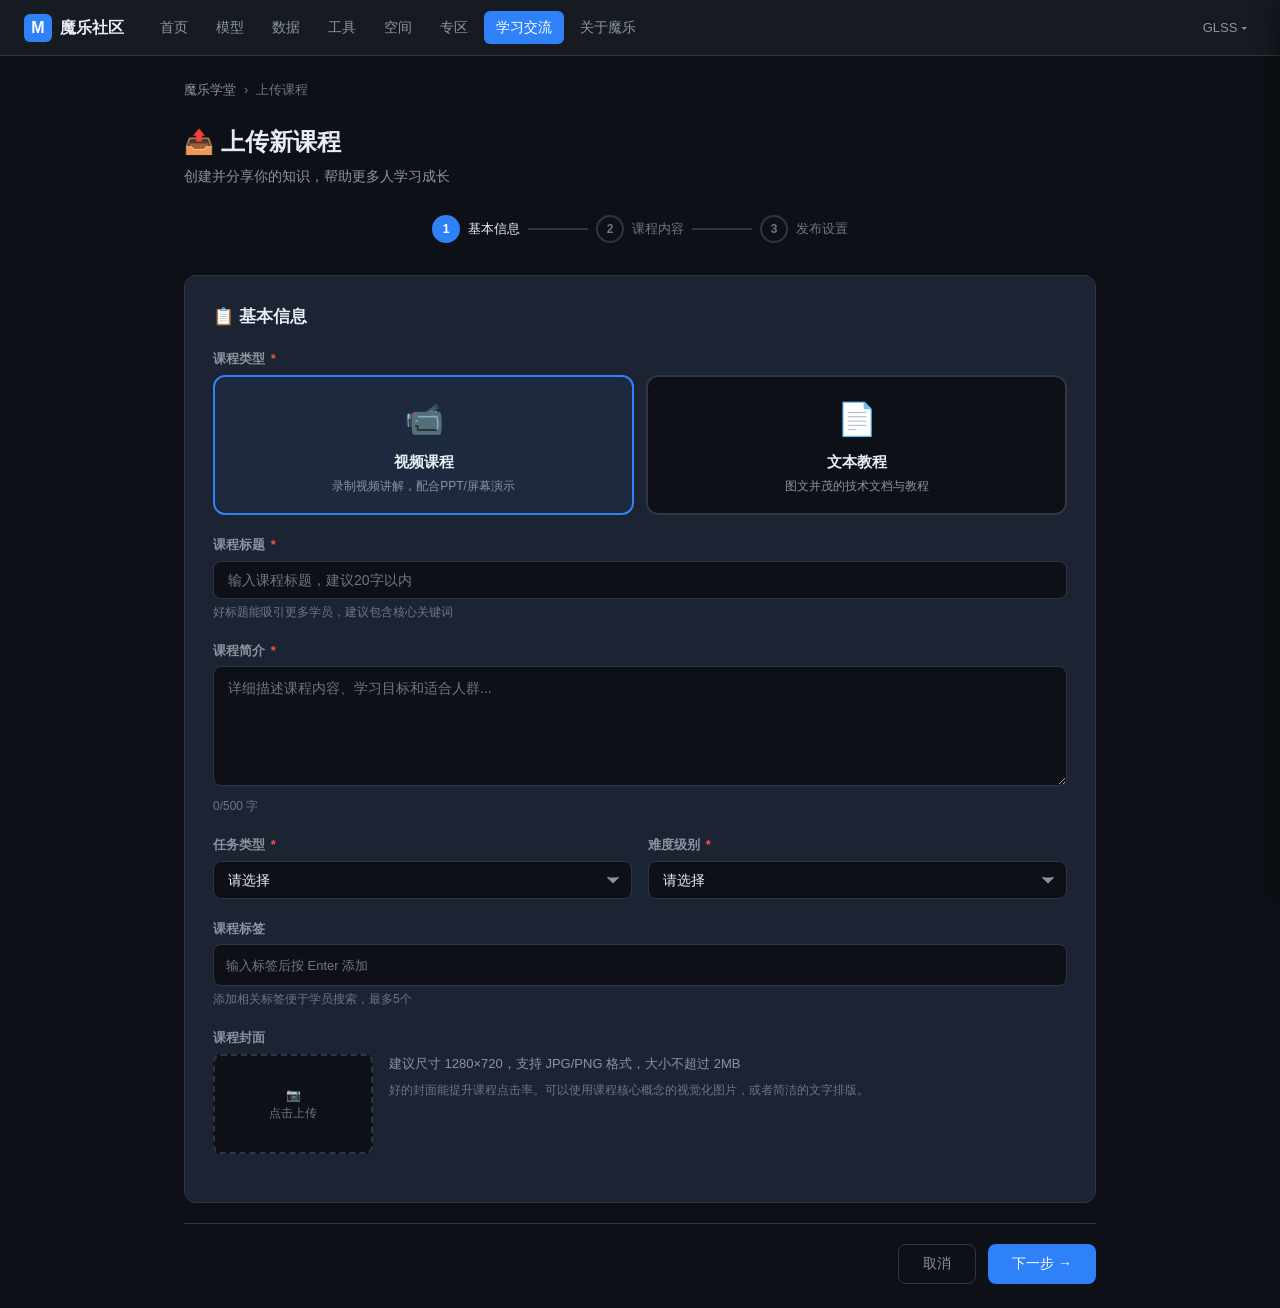
<file: upload.html>
<!DOCTYPE html>
<html lang="zh-CN">
<head>
<meta charset="UTF-8">
<meta name="viewport" content="width=device-width, initial-scale=1.0">
<title>上传课程 - 魔乐学堂</title>
<style>
  :root {
    --bg-primary: #0d1117; --bg-secondary: #161b22; --bg-card: #1c2333;
    --bg-hover: #21283b; --text-primary: #e6edf3; --text-secondary: #8b949e;
    --text-muted: #6e7681; --accent-blue: #2f81f7; --accent-green: #3fb950;
    --accent-orange: #d29922; --accent-purple: #a371f7; --accent-cyan: #39d2c0;
    --accent-pink: #f778ba; --accent-red: #f85149; --border-color: #30363d;
    --radius: 8px; --radius-lg: 12px;
  }
  * { margin: 0; padding: 0; box-sizing: border-box; }
  body {
    font-family: -apple-system, BlinkMacSystemFont, 'Segoe UI', 'PingFang SC', 'Hiragino Sans GB', 'Microsoft YaHei', sans-serif;
    background: var(--bg-primary); color: var(--text-primary); min-height: 100vh; line-height: 1.5;
  }

  /* Top Nav */
  .top-nav {
    display: flex; align-items: center; justify-content: space-between;
    padding: 0 24px; height: 56px; background: var(--bg-secondary);
    border-bottom: 1px solid var(--border-color); position: sticky; top: 0; z-index: 100;
  }
  .nav-left { display: flex; align-items: center; gap: 24px; }
  .nav-brand {
    display: flex; align-items: center; gap: 8px;
    font-weight: 700; font-size: 16px; color: var(--text-primary); text-decoration: none;
  }
  .nav-brand .logo {
    width: 28px; height: 28px; background: var(--accent-blue); border-radius: 6px;
    display: flex; align-items: center; justify-content: center;
    color: #fff; font-weight: 800; font-size: 16px;
  }
  .nav-links { display: flex; align-items: center; gap: 4px; }
  .nav-links a {
    color: var(--text-secondary); text-decoration: none; font-size: 14px;
    padding: 6px 12px; border-radius: 6px; transition: all .2s;
  }
  .nav-links a:hover { color: var(--text-primary); background: var(--bg-hover); }
  .nav-links a.active { background: var(--accent-blue); color: #fff; font-weight: 500; }
  .nav-right { display: flex; align-items: center; gap: 12px; }
  .nav-badge { font-size: 13px; color: var(--text-secondary); cursor: pointer; padding: 4px 8px; border-radius: 4px; }
  .nav-badge:hover { color: var(--text-primary); }

  .page-container { max-width: 960px; margin: 0 auto; padding: 24px; }

  .breadcrumb {
    display: flex; align-items: center; gap: 8px;
    font-size: 13px; color: var(--text-muted); margin-bottom: 24px;
  }
  .breadcrumb a { color: var(--text-secondary); text-decoration: none; }
  .breadcrumb a:hover { color: var(--accent-blue); }

  .page-header { margin-bottom: 28px; }
  .page-header h1 {
    font-size: 24px; font-weight: 700; margin-bottom: 6px;
    display: flex; align-items: center; gap: 10px;
  }
  .page-header p { font-size: 14px; color: var(--text-secondary); }

  /* Stepper */
  .stepper {
    display: flex; align-items: center; justify-content: center;
    gap: 0; margin-bottom: 32px;
  }
  .step {
    display: flex; align-items: center; gap: 8px;
    font-size: 13px; color: var(--text-muted); cursor: pointer;
    transition: color .2s;
  }
  .step .num {
    width: 28px; height: 28px; border-radius: 50%;
    display: flex; align-items: center; justify-content: center;
    font-size: 12px; font-weight: 700;
    border: 2px solid var(--border-color); transition: all .2s;
  }
  .step.active { color: var(--text-primary); }
  .step.active .num {
    background: var(--accent-blue); border-color: var(--accent-blue); color: #fff;
  }
  .step.done .num {
    background: var(--accent-green); border-color: var(--accent-green); color: #fff;
  }
  .step-line {
    width: 60px; height: 2px; background: var(--border-color);
    margin: 0 8px; transition: background .2s;
  }
  .step-line.done { background: var(--accent-green); }

  /* Form Card */
  .form-card {
    background: var(--bg-card); border: 1px solid var(--border-color);
    border-radius: var(--radius-lg); padding: 28px; margin-bottom: 20px;
  }
  .form-card h2 {
    font-size: 17px; font-weight: 600; margin-bottom: 20px;
    display: flex; align-items: center; gap: 8px;
  }

  /* Form Elements */
  .form-group { margin-bottom: 20px; }
  .form-label {
    display: block; font-size: 13px; font-weight: 600;
    color: var(--text-secondary); margin-bottom: 6px;
  }
  .form-label .required { color: var(--accent-red); margin-left: 2px; }
  .form-hint { font-size: 12px; color: var(--text-muted); margin-top: 4px; }

  .form-input, .form-textarea, .form-select {
    width: 100%; padding: 10px 14px;
    background: var(--bg-primary); border: 1px solid var(--border-color);
    border-radius: var(--radius); color: var(--text-primary);
    font-size: 14px; transition: border-color .2s;
    font-family: inherit;
  }
  .form-input:focus, .form-textarea:focus, .form-select:focus {
    outline: none; border-color: var(--accent-blue);
    box-shadow: 0 0 0 3px rgba(47,129,247,.1);
  }
  .form-input::placeholder, .form-textarea::placeholder { color: var(--text-muted); }
  .form-textarea { min-height: 120px; resize: vertical; line-height: 1.6; }
  .form-select { cursor: pointer; appearance: none;
    background-image: url("data:image/svg+xml,%3Csvg width='12' height='8' viewBox='0 0 12 8' fill='%238b949e' xmlns='http://www.w3.org/2000/svg'%3E%3Cpath d='M1 1.5L6 6.5L11 1.5' stroke='%238b949e' stroke-width='1.5' stroke-linecap='round' stroke-linejoin='round'/%3E%3C/svg%3E");
    background-repeat: no-repeat; background-position: right 12px center;
    padding-right: 36px;
  }

  .form-row {
    display: grid; grid-template-columns: 1fr 1fr; gap: 16px;
  }

  /* Tags Input */
  .tags-input {
    display: flex; flex-wrap: wrap; gap: 6px;
    padding: 8px 12px; background: var(--bg-primary);
    border: 1px solid var(--border-color); border-radius: var(--radius);
    min-height: 42px; cursor: text; transition: border-color .2s;
  }
  .tags-input:focus-within { border-color: var(--accent-blue); }
  .tags-input .tag {
    display: flex; align-items: center; gap: 4px;
    padding: 3px 10px; border-radius: 12px;
    background: rgba(47,129,247,.15); color: var(--accent-blue);
    font-size: 12px; font-weight: 500;
  }
  .tags-input .tag .remove {
    cursor: pointer; font-size: 14px; line-height: 1;
    opacity: .6; transition: opacity .15s;
  }
  .tags-input .tag .remove:hover { opacity: 1; }
  .tags-input input {
    flex: 1; min-width: 80px; background: none; border: none;
    outline: none; color: var(--text-primary); font-size: 13px;
  }
  .tags-input input::placeholder { color: var(--text-muted); }

  /* Course Type Selector */
  .type-selector {
    display: grid; grid-template-columns: 1fr 1fr; gap: 12px;
  }
  .type-option {
    padding: 18px; background: var(--bg-primary);
    border: 2px solid var(--border-color); border-radius: var(--radius-lg);
    cursor: pointer; transition: all .2s; text-align: center;
  }
  .type-option:hover { border-color: var(--accent-blue); }
  .type-option.selected {
    border-color: var(--accent-blue); background: rgba(47,129,247,.06);
  }
  .type-option .icon { font-size: 32px; margin-bottom: 8px; }
  .type-option .label { font-size: 15px; font-weight: 600; margin-bottom: 4px; }
  .type-option .desc { font-size: 12px; color: var(--text-secondary); }

  /* Upload Zone */
  .upload-zone {
    border: 2px dashed var(--border-color); border-radius: var(--radius-lg);
    padding: 40px 24px; text-align: center; cursor: pointer;
    transition: all .2s; position: relative;
  }
  .upload-zone:hover { border-color: var(--accent-blue); background: rgba(47,129,247,.03); }
  .upload-zone.dragover { border-color: var(--accent-blue); background: rgba(47,129,247,.06); }
  .upload-zone .icon { font-size: 40px; margin-bottom: 12px; }
  .upload-zone .text { font-size: 14px; color: var(--text-secondary); margin-bottom: 6px; }
  .upload-zone .hint { font-size: 12px; color: var(--text-muted); }
  .upload-zone input {
    position: absolute; inset: 0; opacity: 0; cursor: pointer;
  }

  /* File List */
  .file-list { display: flex; flex-direction: column; gap: 8px; margin-top: 12px; }
  .file-item {
    display: flex; align-items: center; gap: 12px;
    padding: 10px 14px; background: var(--bg-primary);
    border: 1px solid var(--border-color); border-radius: var(--radius);
  }
  .file-item .file-icon { font-size: 20px; }
  .file-item .file-info { flex: 1; min-width: 0; }
  .file-item .file-name {
    font-size: 13px; font-weight: 500;
    white-space: nowrap; overflow: hidden; text-overflow: ellipsis;
  }
  .file-item .file-size { font-size: 11px; color: var(--text-muted); }
  .file-item .file-status {
    font-size: 12px; padding: 2px 8px; border-radius: 10px;
  }
  .file-item .file-status.done { background: rgba(63,185,80,.15); color: var(--accent-green); }
  .file-item .file-status.uploading { background: rgba(47,129,247,.15); color: var(--accent-blue); }
  .file-item .file-remove {
    cursor: pointer; color: var(--text-muted); font-size: 16px;
    padding: 4px; transition: color .15s;
  }
  .file-item .file-remove:hover { color: var(--accent-red); }

  /* Chapter Editor */
  .chapter-editor { display: flex; flex-direction: column; gap: 12px; }
  .chapter-block {
    background: var(--bg-primary); border: 1px solid var(--border-color);
    border-radius: var(--radius); padding: 16px;
  }
  .chapter-block .ch-header {
    display: flex; align-items: center; gap: 10px; margin-bottom: 12px;
  }
  .chapter-block .ch-num {
    width: 24px; height: 24px; border-radius: 6px;
    background: rgba(47,129,247,.12); color: var(--accent-blue);
    display: flex; align-items: center; justify-content: center;
    font-size: 11px; font-weight: 700; flex-shrink: 0;
  }
  .chapter-block .ch-input {
    flex: 1; padding: 6px 10px; background: var(--bg-card);
    border: 1px solid var(--border-color); border-radius: 6px;
    color: var(--text-primary); font-size: 13px;
  }
  .chapter-block .ch-input:focus { outline: none; border-color: var(--accent-blue); }
  .chapter-block .ch-delete {
    cursor: pointer; color: var(--text-muted); font-size: 16px;
    padding: 4px; transition: color .15s;
  }
  .chapter-block .ch-delete:hover { color: var(--accent-red); }
  .lesson-list { display: flex; flex-direction: column; gap: 6px; padding-left: 34px; }
  .lesson-row {
    display: flex; align-items: center; gap: 8px;
  }
  .lesson-row .ls-icon {
    width: 20px; height: 20px; border-radius: 50%;
    display: flex; align-items: center; justify-content: center;
    font-size: 10px; flex-shrink: 0;
  }
  .lesson-row .ls-icon.video { background: rgba(47,129,247,.15); color: var(--accent-blue); }
  .lesson-row .ls-icon.text { background: rgba(63,185,80,.15); color: var(--accent-green); }
  .lesson-row .ls-input {
    flex: 1; padding: 5px 8px; background: var(--bg-card);
    border: 1px solid var(--border-color); border-radius: 4px;
    color: var(--text-primary); font-size: 12px;
  }
  .lesson-row .ls-input:focus { outline: none; border-color: var(--accent-blue); }
  .lesson-row .ls-type-select {
    padding: 4px 8px; background: var(--bg-card);
    border: 1px solid var(--border-color); border-radius: 4px;
    color: var(--text-primary); font-size: 11px; cursor: pointer;
  }
  .lesson-row .ls-delete {
    cursor: pointer; color: var(--text-muted); font-size: 14px; padding: 2px;
  }
  .lesson-row .ls-delete:hover { color: var(--accent-red); }
  .add-lesson-btn {
    display: flex; align-items: center; gap: 4px;
    padding: 4px 8px; margin-left: 34px; margin-top: 4px;
    background: none; border: 1px dashed var(--border-color);
    border-radius: 4px; color: var(--text-muted); font-size: 12px;
    cursor: pointer; transition: all .15s;
  }
  .add-lesson-btn:hover { border-color: var(--accent-blue); color: var(--accent-blue); }

  .add-chapter-btn {
    display: flex; align-items: center; justify-content: center; gap: 6px;
    padding: 12px; background: none; border: 1px dashed var(--border-color);
    border-radius: var(--radius); color: var(--text-muted); font-size: 13px;
    cursor: pointer; transition: all .15s;
  }
  .add-chapter-btn:hover { border-color: var(--accent-blue); color: var(--accent-blue); }

  /* Cover Upload */
  .cover-upload {
    display: grid; grid-template-columns: 160px 1fr; gap: 16px; align-items: start;
  }
  .cover-preview {
    width: 160px; height: 100px; border-radius: var(--radius);
    background: var(--bg-primary); border: 2px dashed var(--border-color);
    display: flex; align-items: center; justify-content: center;
    cursor: pointer; transition: all .2s; overflow: hidden;
    position: relative;
  }
  .cover-preview:hover { border-color: var(--accent-blue); }
  .cover-preview img { width: 100%; height: 100%; object-fit: cover; }
  .cover-preview .placeholder { text-align: center; color: var(--text-muted); font-size: 12px; }
  .cover-preview input { position: absolute; inset: 0; opacity: 0; cursor: pointer; }

  /* Actions */
  .form-actions {
    display: flex; justify-content: flex-end; gap: 12px;
    padding-top: 20px; border-top: 1px solid var(--border-color);
  }
  .btn {
    padding: 10px 24px; border-radius: var(--radius);
    font-size: 14px; font-weight: 500; cursor: pointer;
    transition: all .15s; border: none;
  }
  .btn-secondary {
    background: transparent; border: 1px solid var(--border-color);
    color: var(--text-secondary);
  }
  .btn-secondary:hover { border-color: var(--accent-blue); color: var(--accent-blue); }
  .btn-primary { background: var(--accent-blue); color: #fff; }
  .btn-primary:hover { background: #1a6ddc; }
  .btn-success { background: var(--accent-green); color: #fff; }
  .btn-success:hover { background: #2ea043; }

  /* Preview Panel */
  .preview-panel {
    position: fixed; top: 0; right: -420px; width: 420px; height: 100vh;
    background: var(--bg-card); border-left: 1px solid var(--border-color);
    z-index: 200; transition: right .3s; overflow-y: auto;
    box-shadow: -4px 0 24px rgba(0,0,0,.4);
  }
  .preview-panel.open { right: 0; }
  .preview-panel .panel-header {
    display: flex; align-items: center; justify-content: space-between;
    padding: 16px 20px; border-bottom: 1px solid var(--border-color);
    position: sticky; top: 0; background: var(--bg-card); z-index: 1;
  }
  .preview-panel .panel-header h3 { font-size: 15px; }
  .preview-panel .close-btn {
    background: none; border: none; color: var(--text-secondary);
    cursor: pointer; font-size: 18px;
  }
  .preview-panel .panel-body { padding: 20px; }

  /* Toast */
  .toast {
    position: fixed; bottom: 24px; left: 50%; transform: translateX(-50%);
    background: var(--accent-green); color: #fff; padding: 10px 24px;
    border-radius: var(--radius); font-size: 14px; font-weight: 500;
    opacity: 0; transition: opacity .3s; z-index: 300; pointer-events: none;
  }
  .toast.show { opacity: 1; }

  /* Modal */
  .modal-overlay {
    display: none; position: fixed; inset: 0;
    background: rgba(0,0,0,.6); z-index: 250;
    align-items: center; justify-content: center;
    backdrop-filter: blur(4px);
  }
  .modal-overlay.active { display: flex; }
  .modal {
    background: var(--bg-card); border: 1px solid var(--border-color);
    border-radius: var(--radius-lg); width: 440px; max-width: 90vw;
    padding: 28px; text-align: center;
    animation: modalIn .2s ease;
  }
  @keyframes modalIn {
    from { opacity: 0; transform: scale(.95) translateY(8px); }
    to { opacity: 1; transform: scale(1) translateY(0); }
  }
  .modal .icon { font-size: 48px; margin-bottom: 16px; }
  .modal h2 { font-size: 20px; margin-bottom: 8px; }
  .modal p { font-size: 14px; color: var(--text-secondary); margin-bottom: 20px; line-height: 1.6; }
  .modal .btn-group { display: flex; gap: 10px; justify-content: center; }

  @media (max-width: 768px) {
    .form-row { grid-template-columns: 1fr; }
    .type-selector { grid-template-columns: 1fr; }
    .cover-upload { grid-template-columns: 1fr; }
    .nav-links { display: none; }
  }
</style>
</head>
<body>

<nav class="top-nav">
  <div class="nav-left">
    <a class="nav-brand" href="index.html"><span class="logo">M</span>魔乐社区</a>
    <div class="nav-links">
      <a href="index.html">首页</a><a href="#">模型</a><a href="#">数据</a>
      <a href="#">工具</a><a href="#">空间</a><a href="#">专区</a>
      <a href="index.html" class="active">学习交流</a><a href="#">关于魔乐</a>
    </div>
  </div>
  <div class="nav-right">
    <span class="nav-badge">GLSS ▾</span>
  </div>
</nav>

<div class="page-container">
  <div class="breadcrumb">
    <a href="index.html">魔乐学堂</a><span>›</span>
    <span>上传课程</span>
  </div>

  <div class="page-header">
    <h1>📤 上传新课程</h1>
    <p>创建并分享你的知识，帮助更多人学习成长</p>
  </div>

  <!-- Stepper -->
  <div class="stepper">
    <div class="step active" id="step1" onclick="goStep(1)">
      <span class="num">1</span><span>基本信息</span>
    </div>
    <div class="step-line" id="line1"></div>
    <div class="step" id="step2" onclick="goStep(2)">
      <span class="num">2</span><span>课程内容</span>
    </div>
    <div class="step-line" id="line2"></div>
    <div class="step" id="step3" onclick="goStep(3)">
      <span class="num">3</span><span>发布设置</span>
    </div>
  </div>

  <!-- Step 1: Basic Info -->
  <div id="panel-1" class="step-panel">
    <div class="form-card">
      <h2>📋 基本信息</h2>

      <div class="form-group">
        <label class="form-label">课程类型 <span class="required">*</span></label>
        <div class="type-selector">
          <div class="type-option selected" onclick="selectType(this,'video')">
            <div class="icon">📹</div>
            <div class="label">视频课程</div>
            <div class="desc">录制视频讲解，配合PPT/屏幕演示</div>
          </div>
          <div class="type-option" onclick="selectType(this,'text')">
            <div class="icon">📄</div>
            <div class="label">文本教程</div>
            <div class="desc">图文并茂的技术文档与教程</div>
          </div>
        </div>
      </div>

      <div class="form-group">
        <label class="form-label">课程标题 <span class="required">*</span></label>
        <input class="form-input" id="courseTitle" placeholder="输入课程标题，建议20字以内" maxlength="50">
        <div class="form-hint">好标题能吸引更多学员，建议包含核心关键词</div>
      </div>

      <div class="form-group">
        <label class="form-label">课程简介 <span class="required">*</span></label>
        <textarea class="form-textarea" id="courseDesc" placeholder="详细描述课程内容、学习目标和适合人群..." maxlength="500"></textarea>
        <div class="form-hint"><span id="descCount">0</span>/500 字</div>
      </div>

      <div class="form-row">
        <div class="form-group">
          <label class="form-label">任务类型 <span class="required">*</span></label>
          <select class="form-select" id="taskType">
            <option value="">请选择</option>
            <option value="nlp">自然语言处理</option>
            <option value="cv">计算机视觉</option>
            <option value="multimodal">多模态</option>
            <option value="audio">音频处理</option>
            <option value="rl">强化学习</option>
            <option value="data">数据工程</option>
          </select>
        </div>
        <div class="form-group">
          <label class="form-label">难度级别 <span class="required">*</span></label>
          <select class="form-select" id="difficulty">
            <option value="">请选择</option>
            <option value="community">社区教程</option>
            <option value="beginner">入门级</option>
            <option value="intermediate">进阶级</option>
            <option value="master">大师级</option>
          </select>
        </div>
      </div>

      <div class="form-group">
        <label class="form-label">课程标签</label>
        <div class="tags-input" id="tagsInput" onclick="document.getElementById('tagInputField').focus()">
          <input id="tagInputField" placeholder="输入标签后按 Enter 添加" onkeydown="handleTagInput(event)">
        </div>
        <div class="form-hint">添加相关标签便于学员搜索，最多5个</div>
      </div>

      <div class="form-group">
        <label class="form-label">课程封面</label>
        <div class="cover-upload">
          <div class="cover-preview" id="coverPreview">
            <div class="placeholder">📷<br>点击上传</div>
            <input type="file" accept="image/*" onchange="previewCover(this)">
          </div>
          <div>
            <div style="font-size:13px;color:var(--text-secondary);margin-bottom:8px;">
              建议尺寸 1280×720，支持 JPG/PNG 格式，大小不超过 2MB
            </div>
            <div style="font-size:12px;color:var(--text-muted);">
              好的封面能提升课程点击率。可以使用课程核心概念的视觉化图片，或者简洁的文字排版。
            </div>
          </div>
        </div>
      </div>
    </div>

    <div class="form-actions">
      <button class="btn btn-secondary" onclick="window.location.href='index.html'">取消</button>
      <button class="btn btn-primary" onclick="goStep(2)">下一步 →</button>
    </div>
  </div>

  <!-- Step 2: Content -->
  <div id="panel-2" class="step-panel" style="display:none;">
    <!-- Video Upload -->
    <div id="videoUpload" class="form-card">
      <h2>📹 视频内容</h2>
      <div class="upload-zone" id="videoZone">
        <div class="icon">🎬</div>
        <div class="text">拖放视频文件到此处，或 <span style="color:var(--accent-blue);">点击选择</span></div>
        <div class="hint">支持 MP4/MOV/AVI 格式，单文件最大 2GB</div>
        <input type="file" accept="video/*" multiple onchange="handleVideoUpload(this)">
      </div>
      <div class="file-list" id="videoList"></div>
    </div>

    <!-- Text Content -->
    <div id="textContent" class="form-card" style="display:none;">
      <h2>📄 文本内容</h2>
      <div class="form-group">
        <label class="form-label">教程正文 <span class="required">*</span></label>
        <textarea class="form-textarea" id="textBody" placeholder="支持 Markdown 格式&#10;&#10;# 章节标题&#10;## 小节标题&#10;&#10;正文内容...&#10;&#10;```python&#10;# 代码块&#10;```" style="min-height:300px;font-family:'Fira Code',monospace;font-size:13px;"></textarea>
        <div class="form-hint">支持 Markdown 语法，代码块会自动高亮</div>
      </div>
      <div class="form-group">
        <label class="form-label">文档上传（PDF）</label>
        <div class="upload-zone" id="pdfUploadZone" style="padding:24px;">
          <div class="icon">📕</div>
          <div class="text">上传 PDF 文档</div>
          <div class="hint">支持 PDF 格式，单文件最大 50MB</div>
          <input type="file" accept=".pdf" onchange="handlePdfUpload(this)">
        </div>
        <div class="file-list" id="pdfFileList"></div>
      </div>
      <div class="form-group">
        <label class="form-label">其他附件</label>
        <div class="upload-zone" style="padding:24px;">
          <div class="icon">📎</div>
          <div class="text">上传配套资料（代码、数据集等）</div>
          <div class="hint">支持任意格式，单文件最大 100MB</div>
          <input type="file" multiple onchange="handle附件Upload(this)">
        </div>
        <div class="file-list" id="附件List"></div>
      </div>
    </div>

    <!-- Chapter Structure -->
    <div class="form-card">
      <h2>📚 章节结构</h2>
      <div class="chapter-editor" id="chapterEditor">
        <div class="chapter-block">
          <div class="ch-header">
            <span class="ch-num">1</span>
            <input class="ch-input" placeholder="第一章标题" value="第一章：课程导学">
            <span class="ch-delete" onclick="deleteChapter(this)">✕</span>
          </div>
          <div class="lesson-list">
            <div class="lesson-row">
              <span class="ls-icon video">▶</span>
              <input class="ls-input" placeholder="课时标题" value="1.1 课程介绍与学习路线">
              <select class="ls-type-select"><option value="video">视频</option><option value="text">文本</option></select>
              <span class="ls-delete" onclick="this.closest('.lesson-row').remove()">✕</span>
            </div>
            <div class="lesson-row">
              <span class="ls-icon video">▶</span>
              <input class="ls-input" placeholder="课时标题" value="1.2 环境搭建指南">
              <select class="ls-type-select"><option value="video">视频</option><option value="text">文本</option></select>
              <span class="ls-delete" onclick="this.closest('.lesson-row').remove()">✕</span>
            </div>
          </div>
          <button class="add-lesson-btn" onclick="addLesson(this)">+ 添加课时</button>
        </div>
      </div>
      <button class="add-chapter-btn" onclick="addChapter()">+ 添加章节</button>
    </div>

    <div class="form-actions">
      <button class="btn btn-secondary" onclick="goStep(1)">← 上一步</button>
      <button class="btn btn-primary" onclick="goStep(3)">下一步 →</button>
    </div>
  </div>

  <!-- Step 3: Publish -->
  <div id="panel-3" class="step-panel" style="display:none;">
    <div class="form-card">
      <h2>🚀 发布设置</h2>

      <div class="form-group">
        <label class="form-label">课程价格</label>
        <div class="type-selector">
          <div class="type-option selected" onclick="selectPrice(this,'free')">
            <div class="icon">🆓</div>
            <div class="label">免费公开</div>
            <div class="desc">所有人可免费学习</div>
          </div>
          <div class="type-option" onclick="selectPrice(this,'paid')">
            <div class="icon">💰</div>
            <div class="label">付费课程</div>
            <div class="desc">设置课程售价</div>
          </div>
        </div>
      </div>

      <div class="form-group" id="priceGroup" style="display:none;">
        <label class="form-label">课程售价 (¥)</label>
        <input class="form-input" id="priceInput" type="number" placeholder="输入价格" min="0" step="0.01" style="max-width:200px;">
      </div>

      <div class="form-row">
        <div class="form-group">
          <label class="form-label">预计学习时长</label>
          <input class="form-input" id="duration" placeholder="如：3小时" >
        </div>
        <div class="form-group">
          <label class="form-label">难度级别</label>
          <select class="form-select" id="publishLevel">
            <option value="community">社区教程</option>
            <option value="beginner">入门级</option>
            <option value="intermediate" selected>进阶级</option>
            <option value="master">大师级</option>
          </select>
        </div>
      </div>

      <div class="form-group">
        <label class="form-label">课程大纲 / 学习目标</label>
        <textarea class="form-textarea" id="objectives" placeholder="列出学员完成课程后能掌握的技能点，每行一条&#10;&#10;例如：&#10;理解Transformer架构的核心原理&#10;掌握Self-Attention的数学推导&#10;能够用PyTorch实现完整Transformer"></textarea>
      </div>

      <div class="form-group">
        <label class="form-label">适合人群</label>
        <textarea class="form-textarea" id="audience" placeholder="描述课程的目标受众&#10;&#10;例如：&#10;有Python基础的开发者&#10;对NLP感兴趣的研究者" style="min-height:80px;"></textarea>
      </div>

      <div class="form-group">
        <label class="form-label">发布选项</label>
        <div style="display:flex;flex-direction:column;gap:10px;">
          <label style="display:flex;align-items:center;gap:8px;font-size:14px;cursor:pointer;">
            <input type="checkbox" checked style="width:16px;height:16px;accent-color:var(--accent-blue);">
            立即发布
          </label>
          <label style="display:flex;align-items:center;gap:8px;font-size:14px;cursor:pointer;">
            <input type="checkbox" style="width:16px;height:16px;accent-color:var(--accent-blue);">
            允许学员评论
          </label>
          <label style="display:flex;align-items:center;gap:8px;font-size:14px;cursor:pointer;">
            <input type="checkbox" checked style="width:16px;height:16px;accent-color:var(--accent-blue);">
            在首页推荐中展示
          </label>
          <label style="display:flex;align-items:center;gap:8px;font-size:14px;cursor:pointer;">
            <input type="checkbox" style="width:16px;height:16px;accent-color:var(--accent-blue);">
            完成后颁发证书
          </label>
        </div>
      </div>
    </div>

    <div class="form-actions">
      <button class="btn btn-secondary" onclick="goStep(2)">← 上一步</button>
      <button class="btn btn-secondary" onclick="showPreview()">👁 预览</button>
      <button class="btn btn-success" onclick="publishCourse()">🚀 发布课程</button>
    </div>
  </div>
</div>

<!-- Preview Panel -->
<div class="preview-panel" id="previewPanel">
  <div class="panel-header">
    <h3>👁 课程预览</h3>
    <button class="close-btn" onclick="closePreview()">✕</button>
  </div>
  <div class="panel-body" id="previewBody"></div>
</div>

<!-- Success Modal -->
<div class="modal-overlay" id="successModal">
  <div class="modal">
    <div class="icon">🎉</div>
    <h2>课程发布成功！</h2>
    <p id="successMsg">你的课程「NLP进阶教程」已成功发布，等待审核通过后将展示在学堂首页。</p>
    <div class="btn-group">
      <button class="btn btn-secondary" onclick="closeModal()">继续编辑</button>
      <button class="btn btn-primary" onclick="window.location.href='index.html'">返回学堂</button>
    </div>
  </div>
</div>

<div class="toast" id="toast"></div>

<script>
let currentStep = 1;
let courseType = 'video';
let tags = [];
let videoFiles = [];
let chapterCount = 1;

// ===== Step Navigation =====
function goStep(n) {
  // Validate current step
  if (n > currentStep) {
    if (currentStep === 1) {
      const title = document.getElementById('courseTitle').value.trim();
      const desc = document.getElementById('courseDesc').value.trim();
      if (!title) { showToast('⚠️ 请填写课程标题'); return; }
      if (!desc) { showToast('⚠️ 请填写课程简介'); return; }
    }
  }

  currentStep = n;
  document.querySelectorAll('.step-panel').forEach(p => p.style.display = 'none');
  document.getElementById('panel-' + n).style.display = 'block';

  // Update stepper
  for (let i = 1; i <= 3; i++) {
    const step = document.getElementById('step' + i);
    step.classList.remove('active', 'done');
    if (i < n) step.classList.add('done');
    if (i === n) step.classList.add('active');
  }
  document.getElementById('line1').classList.toggle('done', n > 1);
  document.getElementById('line2').classList.toggle('done', n > 2);

  window.scrollTo({ top: 0, behavior: 'smooth' });
}

// ===== Course Type =====
function selectType(el, type) {
  document.querySelectorAll('.type-selector')[0].querySelectorAll('.type-option').forEach(o => o.classList.remove('selected'));
  el.classList.add('selected');
  courseType = type;
  document.getElementById('videoUpload').style.display = type === 'video' ? 'block' : 'none';
  document.getElementById('textContent').style.display = type === 'text' ? 'block' : 'none';
}

// ===== Price Type =====
function selectPrice(el, type) {
  el.closest('.type-selector').querySelectorAll('.type-option').forEach(o => o.classList.remove('selected'));
  el.classList.add('selected');
  document.getElementById('priceGroup').style.display = type === 'paid' ? 'block' : 'none';
}

// ===== Tags =====
function handleTagInput(e) {
  if (e.key === 'Enter' && e.target.value.trim()) {
    e.preventDefault();
    if (tags.length >= 5) { showToast('⚠️ 最多添加5个标签'); return; }
    const tag = e.target.value.trim();
    if (tags.includes(tag)) { showToast('⚠️ 标签已存在'); return; }
    tags.push(tag);
    renderTags();
    e.target.value = '';
  }
}

function removeTag(index) {
  tags.splice(index, 1);
  renderTags();
}

function renderTags() {
  const container = document.getElementById('tagsInput');
  const input = document.getElementById('tagInputField');
  container.querySelectorAll('.tag').forEach(t => t.remove());
  tags.forEach((t, i) => {
    const el = document.createElement('span');
    el.className = 'tag';
    el.innerHTML = `${t} <span class="remove" onclick="removeTag(${i})">×</span>`;
    container.insertBefore(el, input);
  });
}

// ===== Cover Preview =====
function previewCover(input) {
  if (input.files && input.files[0]) {
    const reader = new FileReader();
    reader.onload = function(e) {
      document.getElementById('coverPreview').innerHTML =
        `<img src="${e.target.result}"><input type="file" accept="image/*" onchange="previewCover(this)">`;
    };
    reader.readAsDataURL(input.files[0]);
  }
}

// ===== Video Upload =====
function handleVideoUpload(input) {
  for (const file of input.files) {
    videoFiles.push({ name: file.name, size: (file.size/1024/1024).toFixed(1) + ' MB', status: 'done' });
  }
  renderVideoList();
  input.value = '';
}

function renderVideoList() {
  document.getElementById('videoList').innerHTML = videoFiles.map((f, i) => `
    <div class="file-item">
      <span class="file-icon">🎬</span>
      <div class="file-info">
        <div class="file-name">${f.name}</div>
        <div class="file-size">${f.size}</div>
      </div>
      <span class="file-status ${f.status}">${f.status === 'done' ? '✓ 就绪' : '上传中...'}</span>
      <span class="file-remove" onclick="videoFiles.splice(${i},1);renderVideoList()">✕</span>
    </div>
  `).join('');
}

// PDF Upload
function handlePdfUpload(input) {
  const list = document.getElementById('pdfFileList');
  // Clear existing PDF files (only allow one PDF)
  list.innerHTML = '';
  
  for (const file of input.files) {
    const item = document.createElement('div');
    item.className = 'file-item';
    item.innerHTML = `
      <span class="file-icon">📕</span>
      <div class="file-info">
        <div class="file-name">${file.name}</div>
        <div class="file-size">${(file.size/1024/1024).toFixed(1)} MB</div>
      </div>
      <span class="file-status done">✓ 就绪</span>
      <span class="file-remove" onclick="this.closest('.file-item').remove()">✕</span>
    `;
    list.appendChild(item);
  }
  input.value = '';
}

function handle附件Upload(input) {
  const list = document.getElementById('附件List');
  for (const file of input.files) {
    const item = document.createElement('div');
    item.className = 'file-item';
    item.innerHTML = `
      <span class="file-icon">📎</span>
      <div class="file-info">
        <div class="file-name">${file.name}</div>
        <div class="file-size">${(file.size/1024/1024).toFixed(1)} MB</div>
      </div>
      <span class="file-status done">✓ 就绪</span>
      <span class="file-remove" onclick="this.closest('.file-item').remove()">✕</span>
    `;
    list.appendChild(item);
  }
  input.value = '';
}

// ===== Chapter Editor =====
function addChapter() {
  chapterCount++;
  const editor = document.getElementById('chapterEditor');
  const block = document.createElement('div');
  block.className = 'chapter-block';
  block.innerHTML = `
    <div class="ch-header">
      <span class="ch-num">${chapterCount}</span>
      <input class="ch-input" placeholder="第${chapterCount}章标题">
      <span class="ch-delete" onclick="deleteChapter(this)">✕</span>
    </div>
    <div class="lesson-list"></div>
    <button class="add-lesson-btn" onclick="addLesson(this)">+ 添加课时</button>
  `;
  editor.appendChild(block);
}

function deleteChapter(el) {
  if (document.querySelectorAll('.chapter-block').length <= 1) {
    showToast('⚠️ 至少保留一个章节'); return;
  }
  el.closest('.chapter-block').remove();
  renumberChapters();
}

function addLesson(btn) {
  const list = btn.previousElementSibling;
  const row = document.createElement('div');
  row.className = 'lesson-row';
  row.innerHTML = `
    <span class="ls-icon video">▶</span>
    <input class="ls-input" placeholder="课时标题">
    <select class="ls-type-select" onchange="updateLessonIcon(this)">
      <option value="video">视频</option>
      <option value="text">文本</option>
    </select>
    <span class="ls-delete" onclick="this.closest('.lesson-row').remove()">✕</span>
  `;
  list.appendChild(row);
}

function updateLessonIcon(select) {
  const icon = select.closest('.lesson-row').querySelector('.ls-icon');
  const isVideo = select.value === 'video';
  icon.className = 'ls-icon ' + (isVideo ? 'video' : 'text');
  icon.textContent = isVideo ? '▶' : '¶';
}

function renumberChapters() {
  document.querySelectorAll('.chapter-block').forEach((block, i) => {
    block.querySelector('.ch-num').textContent = i + 1;
  });
  chapterCount = document.querySelectorAll('.chapter-block').length;
}

// ===== Preview =====
function showPreview() {
  const title = document.getElementById('courseTitle').value || '未命名课程';
  const desc = document.getElementById('courseDesc').value || '暂无简介';
  const level = document.getElementById('publishLevel').selectedOptions[0].text;
  const dur = document.getElementById('duration').value || '未设置';

  document.getElementById('previewBody').innerHTML = `
    <div style="margin-bottom:20px;">
      <div style="height:160px;background:linear-gradient(135deg,#2a1a4a,#3d1a5c);border-radius:var(--radius-lg);display:flex;align-items:center;justify-content:center;font-size:40px;">${courseType==='video'?'📹':'📄'}</div>
    </div>
    <h2 style="font-size:18px;margin-bottom:8px;">${title}</h2>
    <div style="display:flex;gap:8px;margin-bottom:12px;">
      <span style="font-size:12px;padding:3px 10px;border-radius:10px;background:rgba(47,129,247,.15);color:var(--accent-blue);">${courseType==='video'?'📹 视频课程':'📄 文本教程'}</span>
      <span style="font-size:12px;padding:3px 10px;border-radius:10px;background:rgba(63,185,80,.15);color:var(--accent-green);">${level}</span>
    </div>
    <p style="font-size:13px;color:var(--text-secondary);line-height:1.7;margin-bottom:16px;">${desc}</p>
    <div style="font-size:13px;color:var(--text-muted);margin-bottom:4px;">⏱ 预计时长：${dur}</div>
    <div style="font-size:13px;color:var(--text-muted);margin-bottom:16px;">🏷 标签：${tags.join('、') || '无'}</div>
    <div style="padding:12px;background:var(--bg-primary);border-radius:var(--radius);font-size:12px;color:var(--text-muted);">
      📚 ${document.querySelectorAll('.chapter-block').length} 个章节 · ${document.querySelectorAll('.lesson-row').length} 个课时
    </div>
  `;
  document.getElementById('previewPanel').classList.add('open');
}

function closePreview() {
  document.getElementById('previewPanel').classList.remove('open');
}

// ===== Publish =====
function publishCourse() {
  const title = document.getElementById('courseTitle').value || '未命名课程';
  document.getElementById('successMsg').textContent =
    `你的课程「${title}」已成功发布，等待审核通过后将展示在学堂首页。`;
  document.getElementById('successModal').classList.add('active');
}

function closeModal() {
  document.getElementById('successModal').classList.remove('active');
}

// ===== Description Counter =====
document.getElementById('courseDesc').addEventListener('input', function() {
  document.getElementById('descCount').textContent = this.value.length;
});

// ===== Toast =====
function showToast(msg) {
  const t = document.getElementById('toast');
  t.textContent = msg; t.classList.add('show');
  setTimeout(() => t.classList.remove('show'), 2500);
}
</script>
</body>
</html>
</file>
